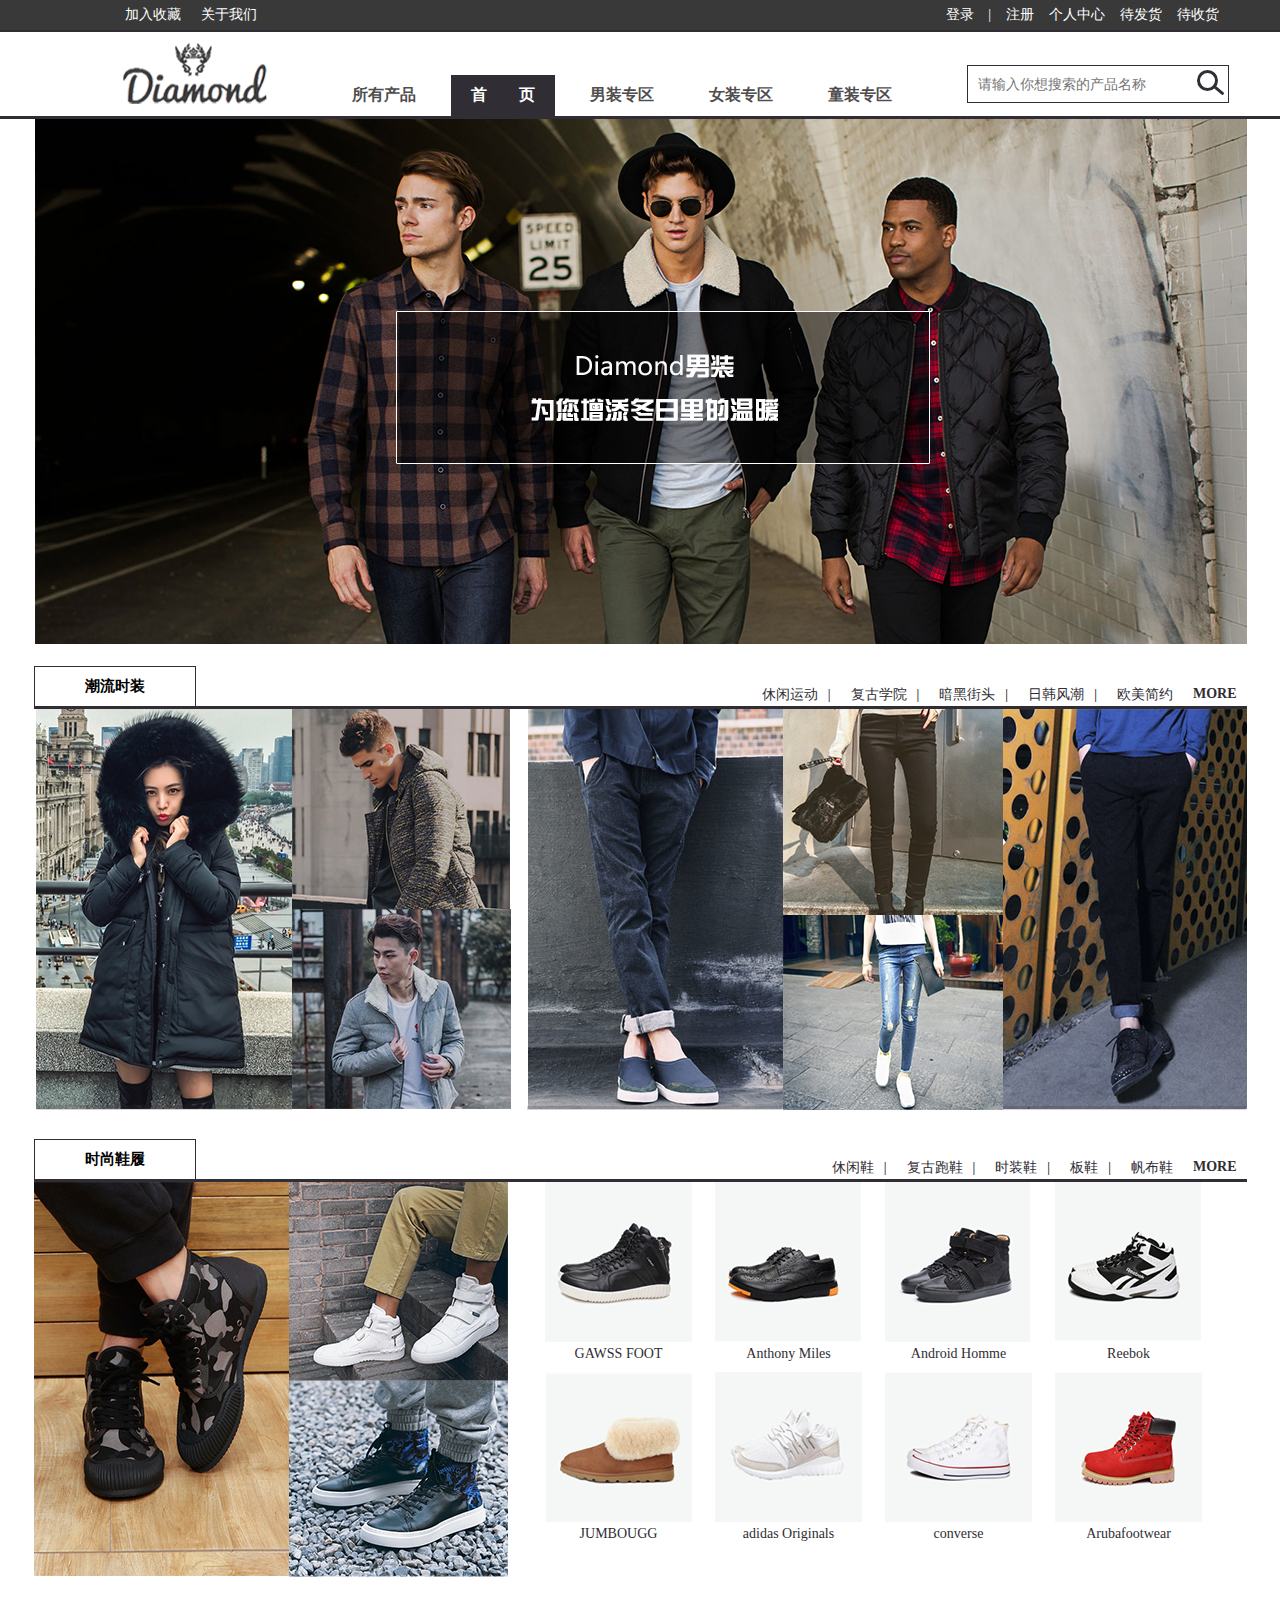
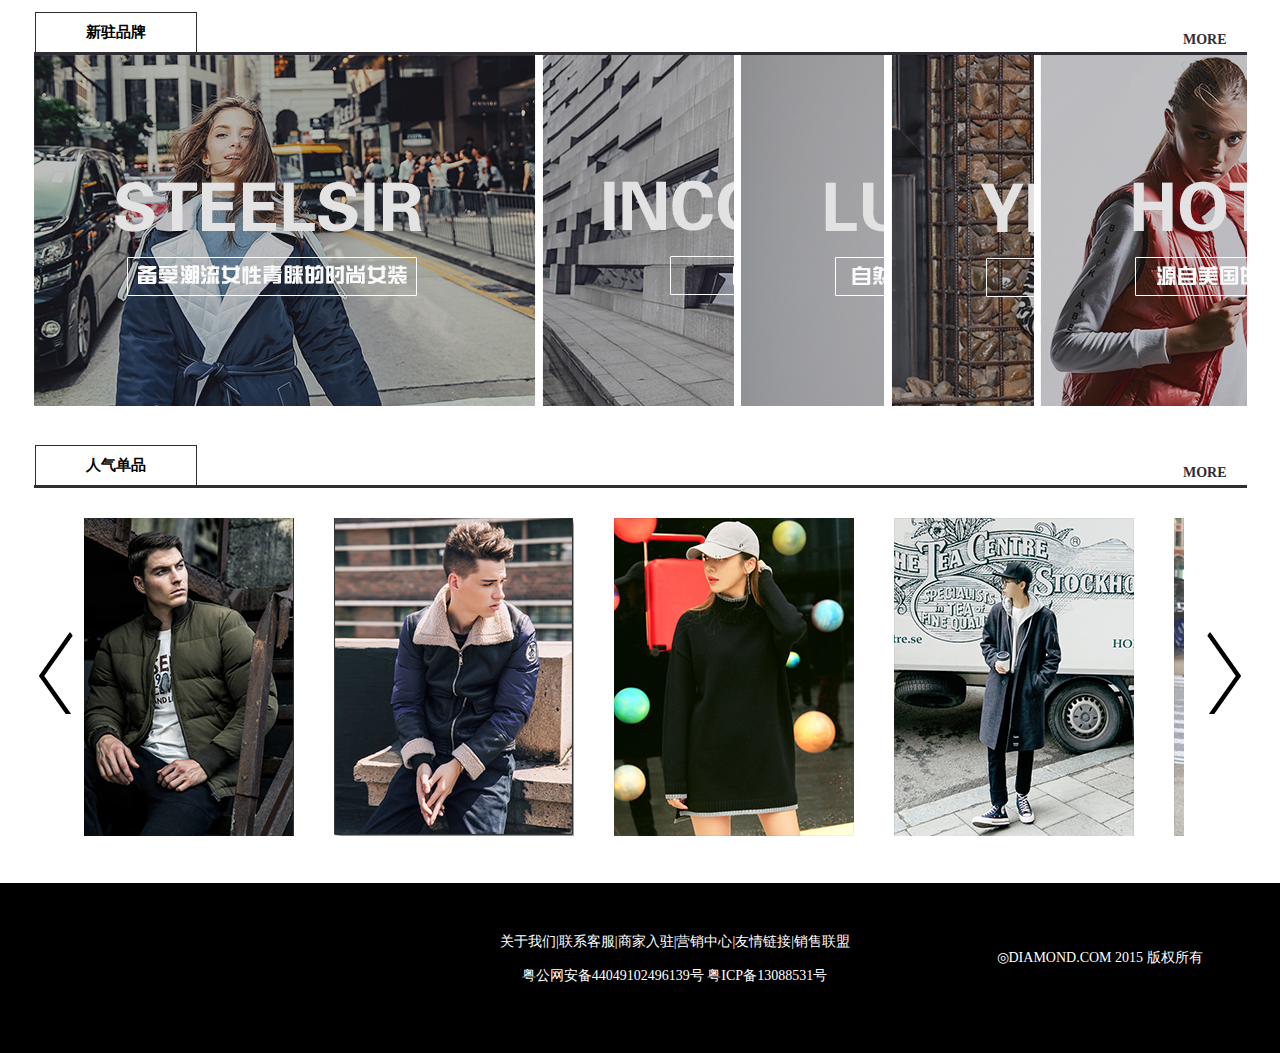
<file: index.html>
<!DOCTYPE html>
<html>
	<head>
		<meta charset="UTF-8">
		<title>Diamond时尚服装首页！！！</title>
		<link rel="stylesheet" href="CSS/Diamond.css" />
		<script type="text/javascript" src="JS/jquery.min.js"></script>
		<script type="text/javascript" src="JS/Diamond.js"></script>
	</head>
	<body>
<!--------------------------------------------------TOP---------------------------------------------------------->
<div class="btn_TOP"><a href="#" title="btn_TOP"></a></div>
<header>
<div class="top">
		<div class="T_left">
			<ul>
				<li><a href="#">加入收藏</a></li>
				<li><a href="#">关于我们</a></li>
			</ul>
		</div>
		<div class="T_right">
			<ul>
				<li><a href="User.html">登录</a><span>　|</span></li>
				<li><a href="Message.html">注册</a></li>
				<li><a href="#">个人中心</a></li>
				<li><a href="#">待发货</a></li>
				<li><a href="#">待收货</a></li>
			</ul>
		</div>
</div>
<!--------------------------------------------------NAV---------------------------------------------------------->	
<nav>
	<div class="wrap">
		<div class="logo"><a href="index.html"><img src="images/logo.png"></a> </div>
		<div class="nav">
			<ul>
				<li class="all" ><a href="#">所有产品</a>
				<div class="all0" style="display: none;"> 
    			<div class="sidebar">
					<h4><a href="#">针织衫</a></h4>
					<h4><a href="#">皮衣</a></h4>
					<h4><a href="#">毛衣</a></h4>
					<h4><a href="#">牛仔裤</a></h4>
					<h4><a href="#">小脚裤</a></h4>
					<h4><a href="#">运动鞋</a></h4>
					<h4><a href="#">棉鞋</a></h4>
				</div>
				<div class="contet">
					休闲运动 | 复古学院 | 暗黑街头 | 日韩风潮 | 欧美简约
				</div>
				<div class="contet">
					 暗黑街头 | 日韩风潮 | 欧美简约
				</div>
				<div class="contet">
					休闲运动 | 复古学院 | 暗黑街头 | 日韩风潮 | 欧美简约
				</div>
				<div class="contet">
					休闲运动 | 日韩风潮 | 欧美简约
				</div>
				<div class="contet">
					休闲运动 | 日韩风潮 | 欧美简约
				</div>
				<div class="contet">
					休闲 | 复古 | 运动鞋 | 板鞋 | 帆布鞋
				</div>
				<div class="contet">
					休闲 | 复古 | 时装鞋 | 板鞋 | 帆布鞋
				</div>
			</div>
				</li>
				<li style="background: #302d34;"><a href="index.html" style="color: #fff;">首　　页</a></li>
				<li><a href="List.html">男装专区</a></li>
				<li><a href="#">女装专区</a></li>
				<li><a href="#">童装专区</a></li>
			</ul>
		</div>
		<div class="search">
			<input type="text" placeholder="请输入你想搜索的产品名称" id="ProName"/>
			<p id="btn"></p>
			<div class="list">
					<ul>
						<li>毛衣</li>
						<li>牛仔裤</li>
						<li>帽子</li>
						<li>鞋履</li>
						<li>潮配</li>
					</ul>
				</div>
		</div>
	</div>
</nav>
</header>
<div class="clearfix"></div>
<!---------------line----------------->
<div class="line"></div>
<div class="wrop">
<!-------------------------------------------------BANNER------------------------------------------------------->	
<div class="banner">
	<ul>
		<li class="Li1"><img src="images/banner_01.png"></li>
		<li class="Li2">
			<img src="images/banner_02.png" style="cursor: default;">
			<img src="images/banner_02_1.png" class="Li2_1">
		</li>
		<li class="Li3">
			<img src="images/banner_03.png">
		</li>
	</ul>
	<span class="left"></span>
	<span class="right"></span>
</div>
<div class="clearfix"></div>
<!-------------------------------------------------正文------------------------------------------------------->	
<!-----------------潮流时装----------------->
<div class="clsz">
	<div class="clsz_nav">
		<h1>潮流时装</h1>
		<ul>
			<li><a href="#">休闲运动</a><span>|</span></li>
			<li><a href="#">复古学院</a><span>|</span></li>
			<li><a href="#">暗黑街头</a><span>|</span></li>
			<li><a href="#">日韩风潮</a><span>|</span></li>
			<li><a href="#">欧美简约</a></li>
			<li class="more"><a href="#">MORE</a></li>
		</ul>
	</div>
	<div class="pic1">
	<ul>
		<li><img src="images/styg_1.png"><span><img src="images/styg.png"></span></li>
		<li class="sp2"><img src="images/jeans_1.png"><span><img src="images/jeans.png"></span></li>
		<li class="sp3"><img src="images/pants_1.png"><span><img src="images/pants.png"></span></li>
	</ul>
	</div>
	<div class="pic2">
	<ul>
		<li><img src="images/style_2.png"></li>
		<li class="s3"><img src="images/style_3.png"></li>
	</ul>
	</div>
	<div class="pic3">
	<ul>
		<li><img src="images/style_4.png"></li>
		<li class="s5"><img src="images/style_5.png"></li>
	</ul>
	</div>
</div>
<!-----------------时尚鞋履----------------->
<div class="ssxl">
	<div class="ssxl_nav">
		<h1>时尚鞋履</h1>
		<ul>
			<li><a href="#">休闲鞋</a><span>|</span></li>
			<li><a href="#">复古跑鞋</a><span>|</span></li>
			<li><a href="#">时装鞋</a><span>|</span></li>
			<li><a href="#">板鞋</a><span>|</span></li>
			<li><a href="#">帆布鞋</a></li>
			<li class="more"><a href="#">MORE</a></li>
		</ul>
	</div>
	<div class="pic1">
	<ul>
		<li><img src="images/boots_1.png"><span><img src="images/boots.png"></span></li>
	</ul>
	</div>
	<div class="pic2">
	<ul>
		<li><img src="images/boot_2.png"></li>
		<li class="s4"><img src="images/boot_3.png"></li>
	</ul>
	</div>
	<div class="pic3">
		<ul>
			<li><img src="images/shoe_1.png"><a href="#">GAWSS FOOT</a></li>
			<li><img src="images/shoe_2.png"><a href="#">Anthony Miles</a></li>
			<li><img src="images/shoe_3.png"><a href="#">Android Homme</a></li>
			<li><img src="images/shoe_4.png"><a href="#">Reebok</a></li>
			<li><img src="images/shoe_5.png"><a href="#">JUMBOUGG</a></li>
			<li><img src="images/shoe_6.png"><a href="#">adidas Originals</a></li>
			<li><img src="images/shoe_7.png"><a href="#">converse</a></li>
			<li><img src="images/shoe_8.png"><a href="#">Arubafootwear</a></li>
		</ul>
	</div>
</div>
<!-----------------新驻品牌----------------->
<div class="xzpp">
	<div class="xzpp_nav">
		<h1>新驻品牌</h1>
		<ul>
			<li class="more"><a href="#">MORE</a></li>
		</ul>
	</div>
	<div class="ima">
		<h2 id="one"><img src="images/steelsir.png"></h2>
		<h2 id="two"><img src="images/incomplete.png"></h2>
		<h2 id="thr"><img src="images/lushfora.png"></h2>
		<h2 id="fro"><img src="images/yimosis.png"></h2>
		<h2 id="fiv"><img src="images/hotsuit.png"></h2>
	</div>	
</div>
<!-----------------人气单品----------------->
<div class="rqdp">
	<div class="rqdp_nav">
		<h1>人气单品</h1>
		<ul>
			<li class="more"><a href="#">MORE</a></li>
		</ul>
	</div>
	<div  id="box">
			<ul id="oul">
				<li><img src="images/peo_01.png"></li>
				<li><img src="images/peo_04.png"></li>
				<li><img src="images/peo_08.png"></li>
				<li><img src="images/peo_10.png"></li>
				<li><img src="images/peo_02.png"></li>
				<li><img src="images/peo_05.png"></li>
				<li><img src="images/peo_07.png"></li>
				<li><img src="images/peo_11.png"></li>
				<li><img src="images/peo_03.png"></li>
				<li><img src="images/peo_06.png"></li>
				<li><img src="images/peo_09.png"></li>
				<li><img src="images/peo_12.png"></li>
			</ul>
	</div>
		<div id="lbtn"></div>
		<div id="rbtn"></div>
</div>
</div>
<div class="clearfix"></div>
<footer>
	<div class="F_nav">
		<ul>
			<li><a href="#">关于我们</a><span>|</span></li>
			<li><a href="#">联系客服</a><span>|</span></li>
			<li><a href="#">商家入驻</a><span>|</span></li>
			<li><a href="#">营销中心</a><span>|</span></li>
			<li><a href="#">友情链接</a><span>|</span></li>
			<li><a href="#">销售联盟</a></li>
		</ul>
	</div>
	<br />
	<div class="F_txt">
	<p>◎DIAMOND.COM 2015 版权所有</p>
	<p>粤公网安备44049102496139号 粤ICP备13088531号 </p>
	</div>
</footer>
	</body>
</html>
</file>
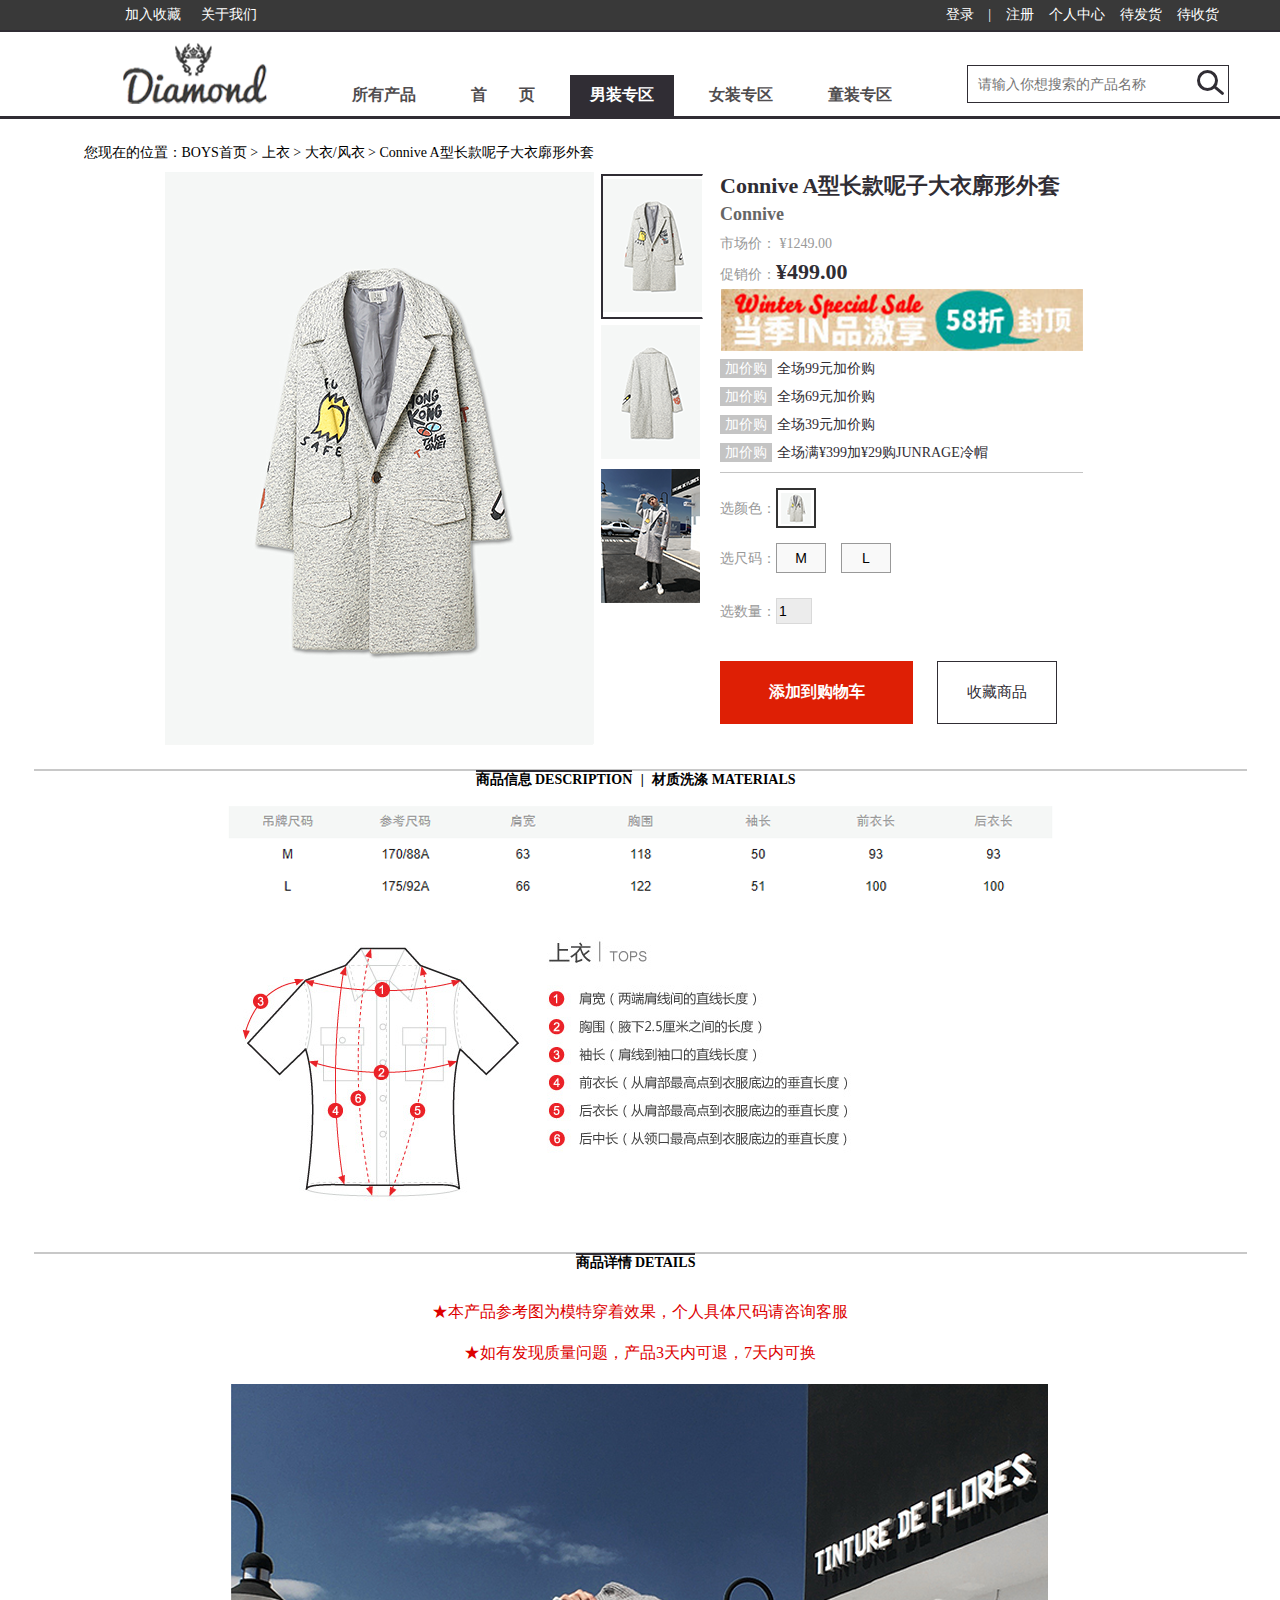
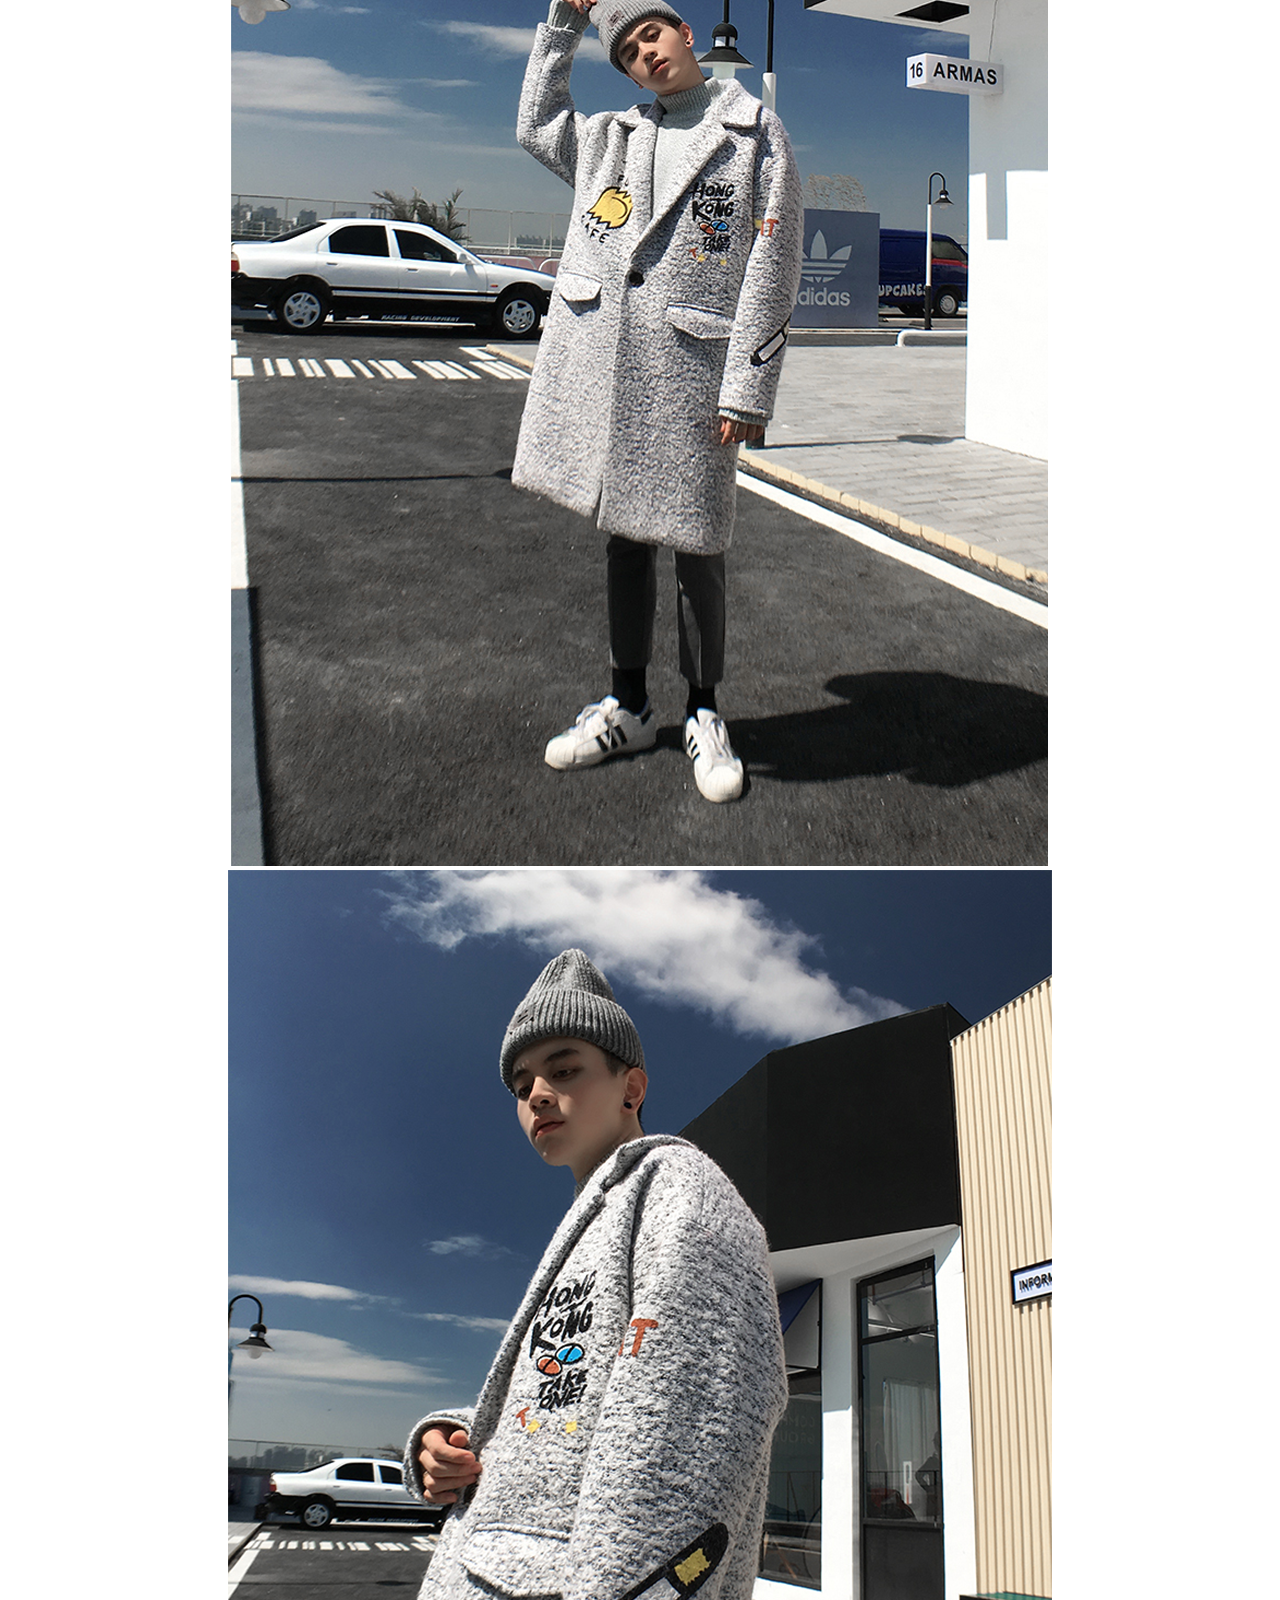
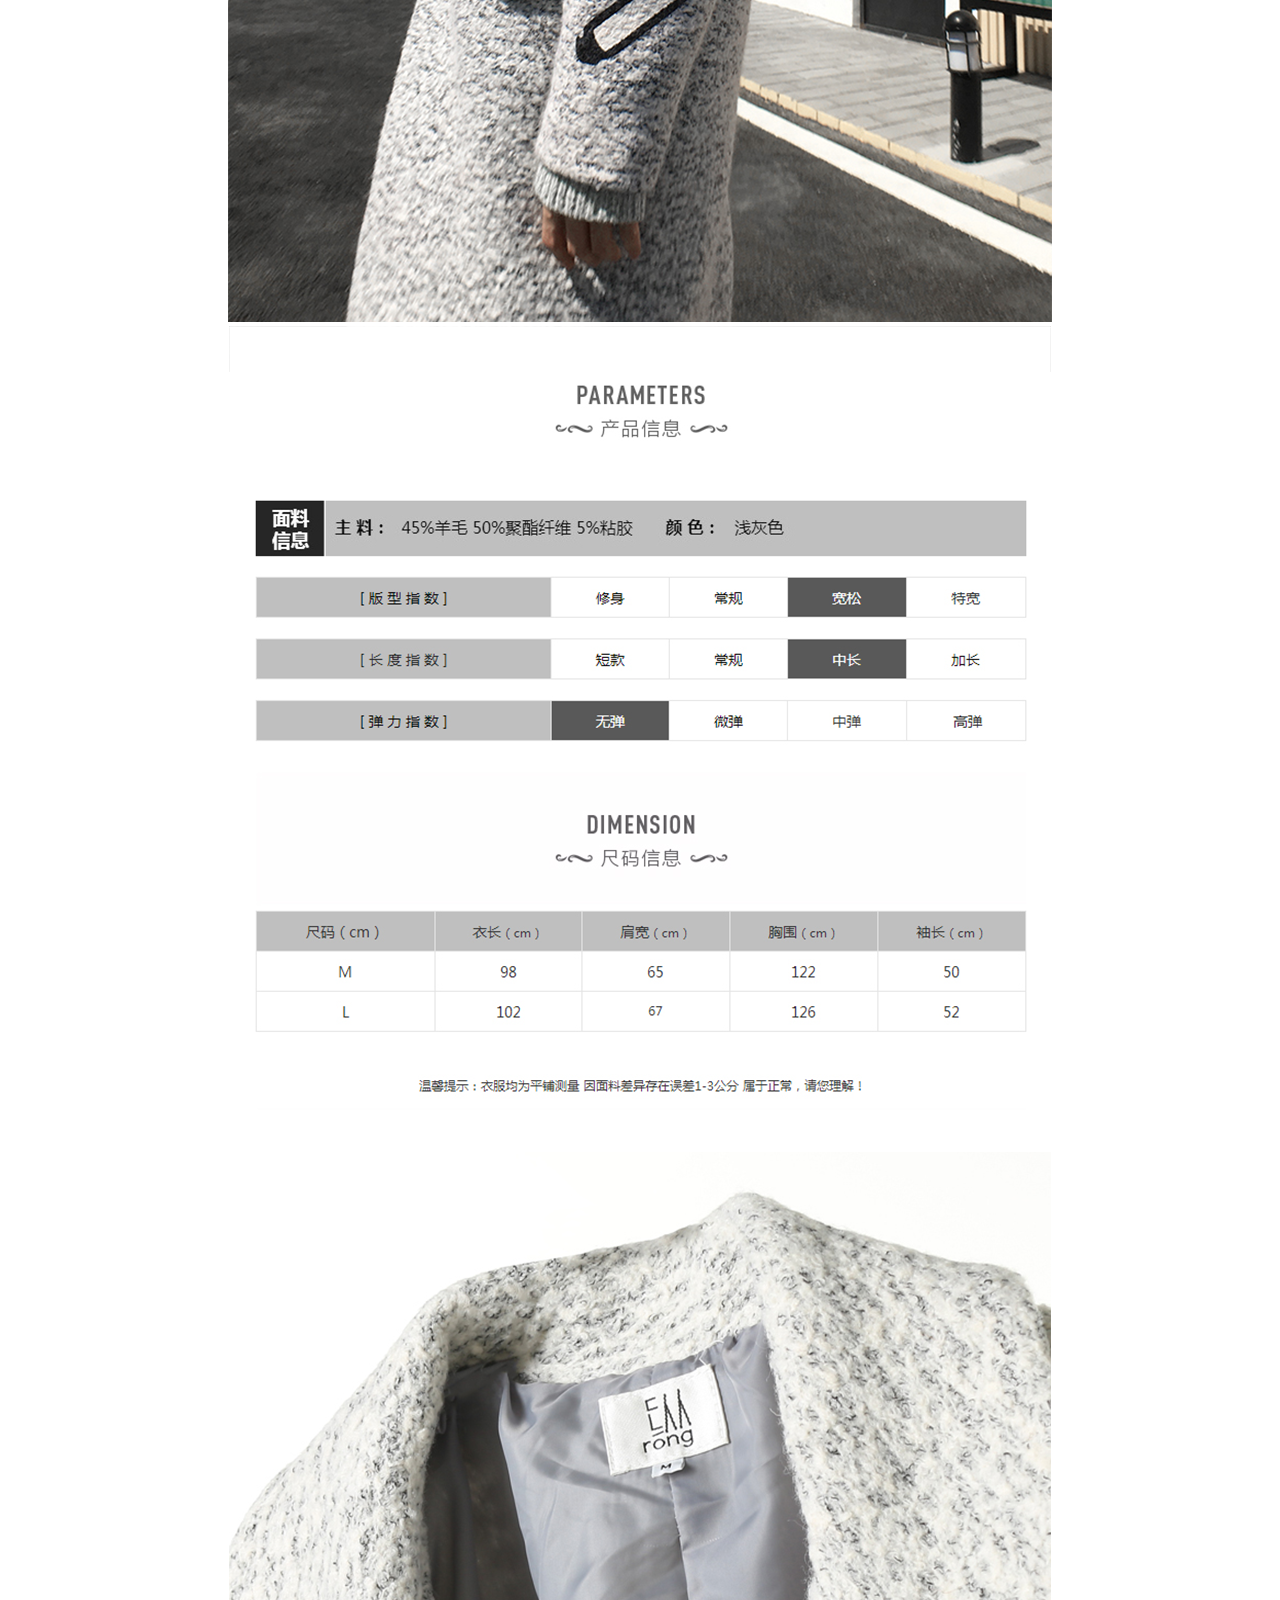
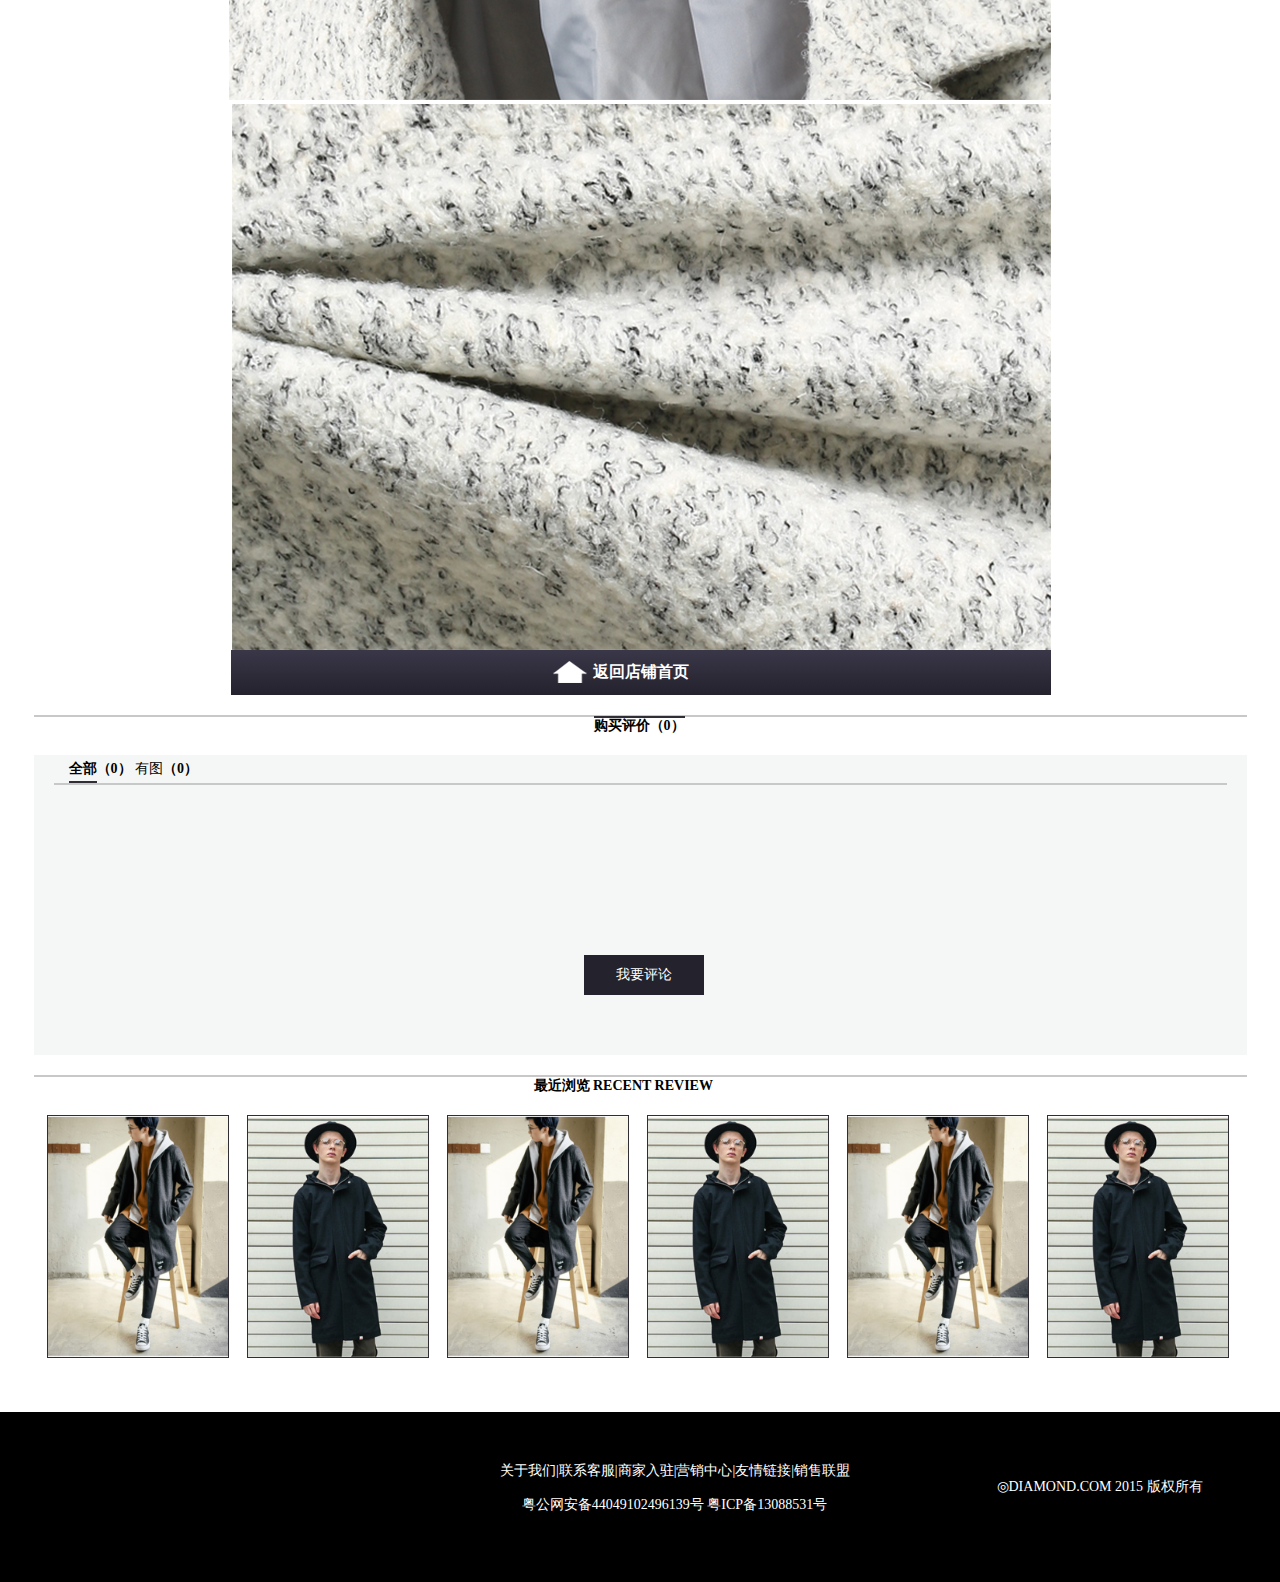
<file: Details.html>
<!DOCTYPE html>
<html>
	<head>
		<meta charset="UTF-8">
		<title>Diamond时尚男装专区！！！</title>
		<link rel="stylesheet" href="CSS/Diamond.css" />
		<script type="text/javascript" src="JS/jquery.min.js"></script>
		<script type="text/javascript" src="JS/Diamond.js"></script>
	</head>
	<body>
<!--------------------------------------------------TOP---------------------------------------------------------->
<div class="btn_TOP"><a href="#" title="btn_TOP"></a></div>
<header>
<div class="top">
		<div class="T_left">
			<ul>
				<li><a href="#">加入收藏</a></li>
				<li><a href="#">关于我们</a></li>
			</ul>
		</div>
		<div class="T_right">
			<ul>
				<li><a href="User.html">登录</a><span>　|</span></li>
				<li><a href="Message.html">注册</a></li>
				<li><a href="#">个人中心</a></li>
				<li><a href="#">待发货</a></li>
				<li><a href="#">待收货</a></li>
			</ul>
		</div>
</div>
<!--------------------------------------------------NAV---------------------------------------------------------->	
<nav>
	<div class="wrap">
		<div class="logo"><a href="index.html"><img src="images/logo.png"></a> </div>
		<div class="nav">
			<ul>
				<li class="all" ><a href="#">所有产品</a>
				<div class="all0" style="display: none;"> 
    			<div class="sidebar">
					<h4><a href="#">针织衫</a></h4>
					<h4><a href="#">皮衣</a></h4>
					<h4><a href="#">毛衣</a></h4>
					<h4><a href="#">牛仔裤</a></h4>
					<h4><a href="#">小脚裤</a></h4>
					<h4><a href="#">运动鞋</a></h4>
					<h4><a href="#">棉鞋</a></h4>
				</div>
				<div class="contet">
					休闲运动 | 复古学院 | 暗黑街头 | 日韩风潮 | 欧美简约
				</div>
				<div class="contet">
					 暗黑街头 | 日韩风潮 | 欧美简约
				</div>
				<div class="contet">
					休闲运动 | 复古学院 | 暗黑街头 | 日韩风潮 | 欧美简约
				</div>
				<div class="contet">
					休闲运动 | 日韩风潮 | 欧美简约
				</div>
				<div class="contet">
					休闲运动 | 日韩风潮 | 欧美简约
				</div>
				<div class="contet">
					休闲 | 复古 | 运动鞋 | 板鞋 | 帆布鞋
				</div>
				<div class="contet">
					休闲 | 复古 | 时装鞋 | 板鞋 | 帆布鞋
				</div>
			</div>
				</li>
				<li><a href="index.html">首　　页</a></li>
				<li style="background: #302d34;"><a href="List.html" style="color: #fff;">男装专区</a></li>
				<li><a href="#">女装专区</a></li>
				<li><a href="#">童装专区</a></li>
			</ul>
		</div>
		<div class="search">
			<input type="text" placeholder="请输入你想搜索的产品名称" id="ProName"/>
			<p id="btn"></p>
			<div class="list">
					<ul>
						<li>毛衣</li>
						<li>牛仔裤</li>
						<li>帽子</li>
						<li>鞋履</li>
						<li>潮配</li>
					</ul>
				</div>
		</div>
	</div>
</nav>
</header>
<div class="clearfix"></div>
<!---------------line----------------->
<div class="line"></div>
<div class="wrop">
<div class="L_wz"><p>您现在的位置：BOYS首页 > 上衣 > 大衣/风衣 > Connive A型长款呢子大衣廓形外套  </p></div>
<!-------------------------------------------------正文------------------------------------------------------->	
<!-------------------------------上方------------------------------->
<div class="D_tops">
	<div class="wrup">
		<div class="D_left">
			<div class="D_list">
				<img src="images/D_Lt1.png" />
			</div>
			<div class="D_list">
				<img src="images/D_Lt2.png" />
			</div>
			<div class="D_list">
				<img src="images/D_Lt3.png" />
			</div>
			<div class="D_text">
				<ul>
					<li><img src="images/D_St1.png"></li>
					<li><img src="images/D_St2.png"></li>
					<li><img src="images/D_St3.png"></li>
				</ul>
			</div>
		</div>
		<div class="D_right">
			<div class="D_Rtxt">
				<p>Connive A型长款呢子大衣廓形外套 </p>
				<a href="#">Connive</a><br />
				<span>市场价： ¥1249.00</span><br />
				<span>促销价：<p style="display: inline-block;">¥499.00</p></span>
			</div>
			
			<img src="images/D_tp.png" />
			
			<div class="D_Rlist">
				<ul>
					<li><span>加价购</span>全场99元加价购 </li>
					<li><span>加价购</span>全场69元加价购 </li>
					<li><span>加价购</span>全场39元加价购 </li>
					<li><span>加价购</span>全场满¥399加¥29购JUNRAGE冷帽</li>
				</ul>
			</div>
			<div class="D_btn">
				<ul>
					<li><span>选颜色：</span><input type="button" value="" class="D_col"></li>
					<li><span>选尺码：</span><input type="button" value="M"><input type="button" value="L"></li>
					<li><span>选数量：</span><input type="number" min="0" max="30" value="1" class="D_num"></li>
				</ul>
			</div>
			
			<input type="button" value="添加到购物车" class="D_add" />
			<input type="button" value="收藏商品" class="D_shop" />
			
		</div>
	</div>
</div>
<!-------------------------------下方------------------------------->
<div class="clearfix"></div>
<div class="D_last">
<div class="D_last1">
	<div class="wrap">
		<h1>
			<span style="border-top: 2px #302d34 solid;">商品信息 DESCRIPTION</span>
			<p style="display: inline-block;">|</p>
			<span>材质洗涤 MATERIALS</span>
		</h1>
		
		<div class="D_st">
			<img src="images/D_size.png" />
			<img src="images/D_tops.png" />
		</div>
	</div>
</div>
<div class="D_last2">
	<div class="wrap">
		<h1>
			<span style="border-top: 2px #302d34 solid;">商品详情 DETAILS </span>
		</h1>
		<div class="D_st">
			<p>★本产品参考图为模特穿着效果，个人具体尺码请咨询客服</p>
			<p>★如有发现质量问题，产品3天内可退，7天内可换</p>
			<img src="images/D_pic1.png" />
			<img src="images/D_pic2.png" />
			<img src="images/D_pic4.png" />
			<img src="images/D_pic5.png" />
			<img src="images/D_pic6.png" /><br />
			<input type="button" value="返回店铺首页" id="D_house" />
		</div>
	</div>
</div>
<div class="D_last2">
		<h1 id="D_2">
			<span style="border-top: 2px #302d34 solid;">购买评价（0） </span>
		</h1>
		<div class="D_st1">
			<div class="D_st2">
				<h2>
					<span style="border-bottom: 2px #302d34 solid;font-weight: bold;">全部</span>（0）
					<span>有图</span>（0）
				</h2>
			</div>
			<p></p>
			<input type="button" value="我要评论" id="D_pbtn" />
		</div>
</div>
<div class="D_last2" id="D_last3">
		<h1>
			<span>最近浏览 RECENT REVIEW</span>
		</h1>
			<ul>
				<li><img src="images/L_08.png"><span><b>¥199.00</b>COKEIN 爱动物仿麂皮毛边大口袋拼接衣</span></li>
				<li><img src="images/L_07.png"><span><b>¥499.00</b>Connive A型长款呢子大衣廓形外套</span></li>
				<li><img src="images/L_08.png"><span><b>¥199.00</b>COKEIN 爱动物仿麂皮毛边大口袋拼接风衣</span></li>
				<li><img src="images/L_07.png"><span><b>¥499.00</b>Connive A型长款呢子大衣廓形外套</span></li>
				<li><img src="images/L_08.png"><span><b>¥199.00</b>COKEIN 爱动物仿麂皮毛边大口袋拼接风衣</span></li>
				<li><img src="images/L_07.png"><span><b>¥499.00</b>Connive A型长款呢子大衣廓形外套</span></li>
			</ul>
</div>
</div>

</div>
<div class="clearfix"></div>
<div class="foot">
	<div class="LF_nav">
		<ul>
			<li><a href="#">关于我们</a><span>|</span></li>
			<li><a href="#">联系客服</a><span>|</span></li>
			<li><a href="#">商家入驻</a><span>|</span></li>
			<li><a href="#">营销中心</a><span>|</span></li>
			<li><a href="#">友情链接</a><span>|</span></li>
			<li><a href="#">销售联盟</a></li>
		</ul>
	</div>
	<br />
	<div class="LF_txt">
	<p>◎DIAMOND.COM 2015 版权所有</p>
	<p>粤公网安备44049102496139号 粤ICP备13088531号 </p>
	</div>
</div>
	</body>
</html>
</file>
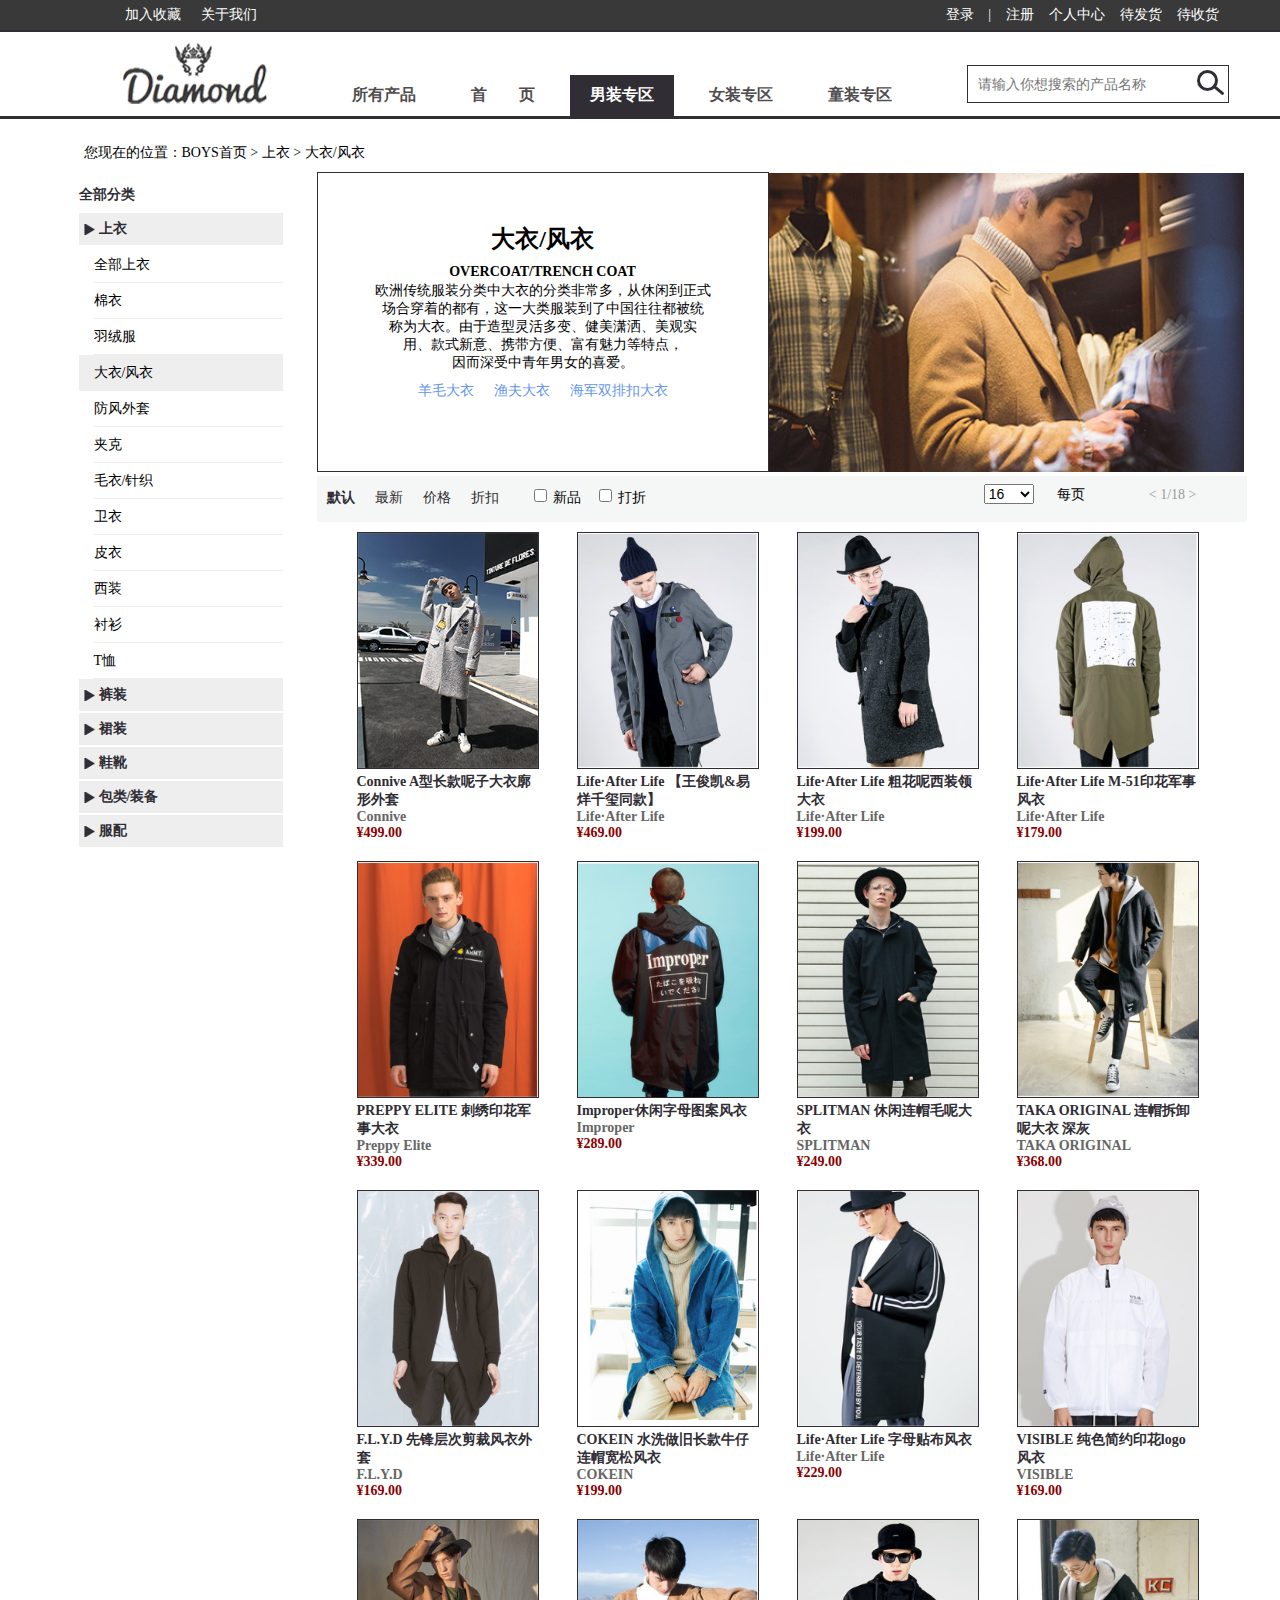
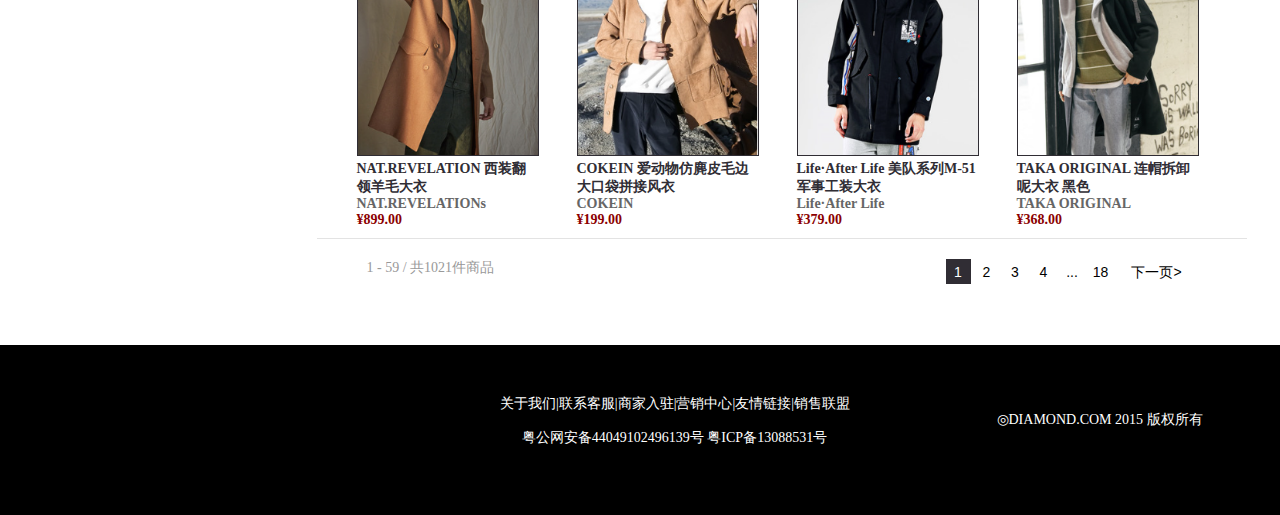
<file: List.html>
<!DOCTYPE html>
<html>
	<head>
		<meta charset="UTF-8">
		<title>Diamond时尚男装专区！！！</title>
		<link rel="stylesheet" href="CSS/Diamond.css" />
		<script type="text/javascript" src="JS/jquery.min.js"></script>
		<script type="text/javascript" src="JS/Diamond.js"></script>
	</head>
	<body>
<!--------------------------------------------------TOP---------------------------------------------------------->
<div class="btn_TOP"><a href="#" title="btn_TOP"></a></div>
<header>
<div class="top">
		<div class="T_left">
			<ul>
				<li><a href="#">加入收藏</a></li>
				<li><a href="#">关于我们</a></li>
			</ul>
		</div>
		<div class="T_right">
			<ul>
				<li><a href="User.html">登录</a><span>　|</span></li>
				<li><a href="Message.html">注册</a></li>
				<li><a href="#">个人中心</a></li>
				<li><a href="#">待发货</a></li>
				<li><a href="#">待收货</a></li>
			</ul>
		</div>
</div>
<!--------------------------------------------------NAV---------------------------------------------------------->	
<nav>
	<div class="wrap">
		<div class="logo"><a href="index.html"><img src="images/logo.png"></a> </div>
		<div class="nav">
			<ul>
				<li class="all" ><a href="#">所有产品</a>
				<div class="all0" style="display: none;"> 
    			<div class="sidebar">
					<h4><a href="#">针织衫</a></h4>
					<h4><a href="#">皮衣</a></h4>
					<h4><a href="#">毛衣</a></h4>
					<h4><a href="#">牛仔裤</a></h4>
					<h4><a href="#">小脚裤</a></h4>
					<h4><a href="#">运动鞋</a></h4>
					<h4><a href="#">棉鞋</a></h4>
				</div>
				<div class="contet">
					休闲运动 | 复古学院 | 暗黑街头 | 日韩风潮 | 欧美简约
				</div>
				<div class="contet">
					 暗黑街头 | 日韩风潮 | 欧美简约
				</div>
				<div class="contet">
					休闲运动 | 复古学院 | 暗黑街头 | 日韩风潮 | 欧美简约
				</div>
				<div class="contet">
					休闲运动 | 日韩风潮 | 欧美简约
				</div>
				<div class="contet">
					休闲运动 | 日韩风潮 | 欧美简约
				</div>
				<div class="contet">
					休闲 | 复古 | 运动鞋 | 板鞋 | 帆布鞋
				</div>
				<div class="contet">
					休闲 | 复古 | 时装鞋 | 板鞋 | 帆布鞋
				</div>
			</div>
				</li>
				<li><a href="index.html">首　　页</a></li>
				<li style="background: #302d34;"><a href="List.html" style="color: #fff;">男装专区</a></li>
				<li><a href="#">女装专区</a></li>
				<li><a href="#">童装专区</a></li>
			</ul>
		</div>
		<div class="search">
			<input type="text" placeholder="请输入你想搜索的产品名称" id="ProName"/>
			<p id="btn"></p>
			<div class="list">
					<ul>
						<li>毛衣</li>
						<li>牛仔裤</li>
						<li>帽子</li>
						<li>鞋履</li>
						<li>潮配</li>
					</ul>
				</div>
		</div>
	</div>
</nav>
</header>
<div class="clearfix"></div>
<!---------------line----------------->
<div class="line"></div>
<div class="wrop">
<div class="L_wz"><p>您现在的位置：BOYS首页 > 上衣 > 大衣/风衣 </p></div>
<!-------------------------------------------------正文------------------------------------------------------->	
<!------------左侧----------->
<div class="L_left">
	<h1>全部分类</h1>
	<div id="L_fl">
			<h2>上衣 </h2>
			<ul style="display: block;">
				<li>全部上衣 </li>
				<li>棉衣</li>
				<li>羽绒服 </li>
				<li style="background: #eeeeee;padding-left: 15px;margin-left: -15px;">大衣/风衣 </li>
				<li>防风外套 </li>
				<li>夹克</li>
				<li>毛衣/针织 </li>
				<li>卫衣</li>
				<li>皮衣</li>
				<li>西装</li>
				<li>衬衫 </li>
				<li>T恤</li>
			</ul>
			<h2>裤装</h2>
			<ul>
				<li>全部裤装</li>
				<li>牛仔裤</li>
				<li>小脚裤 </li>
				<li>破洞牛仔裤</li>
				<li>休闲裤</li>
				<li>运动裤</li>
			</ul>
			<h2>裙装</h2>
			<ul>
				<li>全部裙装</li>
				<li>超短裤</li>
				<li>裙裤 </li>
				<li>半裙</li>
				<li>长裙</li>
			</ul>
			<h2>鞋靴</h2>
			<ul>
				<li>全部鞋子</li>
				<li>马丁靴</li>
				<li>运动鞋 </li>
				<li>板鞋</li>
				<li>帆布鞋</li>
				<li>高跟鞋</li>
			</ul>
			<h2>包类/装备</h2>
			<ul>
				<li>全部包包</li>
				<li>钱包</li>
				<li>挎包 </li>
				<li>背包</li>
				<li>零钱包</li>
			</ul>
			<h2>服配</h2>
			<ul>
				<li>全部服配</li>
				<li>耳环</li>
				<li>项链 </li>
				<li>手表</li>
				<li>戒指</li>
			</ul>
		</div>
</div>

<!------------右侧----------->
<div class="L_right">
	<div class="L_top">
		<div class="L_txt">
			<h1>大衣/风衣<br><span>OVERCOAT/TRENCH COAT</span></h1>
			<p>欧洲传统服装分类中大衣的分类非常多，从休闲到正式</p>
			<p>场合穿着的都有，这一大类服装到了中国往往都被统</p>
			<p>称为大衣。由于造型灵活多变、健美潇洒、美观实</p>
			<p>用、款式新意、携带方便、富有魅力等特点，</p>
			<p>因而深受中青年男女的喜爱。</p>
			<ul>
				<li><a href="#">羊毛大衣</a></li>
				<li><a href="#">渔夫大衣</a></li>
				<li><a href="#">海军双排扣大衣</a></li>
			</ul>
		</div>
		<img src="images/L_pic.png" >
	</div>
<!------筛选------>
	<div class="L_chose">
		<div class="L_sx">
			<ul>
				<li style="font-weight: bold;"><a href="#">默认</a></li>
				<li><a href="#">最新</a></li>
				<li><a href="#">价格</a></li>
				<li><a href="#">折扣</a></li>
			</ul>
		</div>
		<div class="L_cb">
			<input type="checkbox" name="" value="" class="L_one"/><label>新品</label>
			<input type="checkbox" name="" value="" class="L_two"/><label>打折</label>
		</div>
		<div class="L_page">
			 <select>
  				<option selected>16</option>
 				<option>32</option>
  				<option>48</option>
 			</select>
			<label>每页</label>
			<span>< 1/18 ></span>
		</div>
	</div>
<!-----右侧图片------>
<div class="clearfix"></div>
	<div class="L_pic">
		<ul>
			<li><a href="Details.html"><img src="images/L_01.png"><b>Connive A型长款呢子大衣廓形外套</a><p>Connive</p><span>¥499.00</span></b></li>
			<li><a href="#"><img src="images/L_02.png"><b>Life·After Life 【王俊凯&易烊千玺同款】</a><p>Life·After Life</p><span>¥469.00</span></b></li>
			<li><a href="#"><img src="images/L_03.png"><b>Life·After Life 粗花呢西装领大衣 </a><p>Life·After Life</p><span>¥199.00</span></b></li>
			<li><a href="#"><img src="images/L_04.png"><b>Life·After Life M-51印花军事风衣</a><p>Life·After Life</p><span>¥179.00</span></b></li>
			<li><a href="#"><img src="images/L_05.png"><b>PREPPY ELITE 刺绣印花军事大衣</a><p>Preppy Elite</p><span>¥339.00</span></b></li>
			<li><a href="#"><img src="images/L_06.png"><b>Improper休闲字母图案风衣
</a><p>Improper</p><span>¥289.00</span></b></li>
			<li><a href="#"><img src="images/L_07.png"><b>SPLITMAN 休闲连帽毛呢大衣</a><p>SPLITMAN</p><span>¥249.00</span></b></li>
			<li><a href="#"><img src="images/L_08.png"><b>TAKA ORIGINAL 连帽拆卸呢大衣 深灰</a><p>TAKA ORIGINAL</p><span>¥368.00</span></b></li>
			<li><a href="#"><img src="images/L_09.png"><b>F.L.Y.D 先锋层次剪裁风衣外套</a><p>F.L.Y.D</p><span>¥169.00</span></b></li>
			<li><a href="#"><img src="images/L_10.png"><b>COKEIN 水洗做旧长款牛仔连帽宽松风衣</a><p>COKEIN</p><span>¥199.00</span></b></li>
			<li><a href="#"><img src="images/L_11.png"><b>Life·After Life 字母贴布风衣</a><p>Life·After Life</p><span>¥229.00</span></b></li>
			<li><a href="#"><img src="images/L_12.png"><b>VISIBLE 纯色简约印花logo风衣</a><p>VISIBLE</p><span>¥169.00</span></b></li>
			<li><a href="#"><img src="images/L_13.png"><b>NAT.REVELATION 西装翻领羊毛大衣</a><p>NAT.REVELATIONs</p><span>¥899.00</span></b></li>
			<li><a href="#"><img src="images/L_14.png"><b>COKEIN 爱动物仿麂皮毛边大口袋拼接风衣</a><p>COKEIN</p><span>¥199.00</span></b></li>
			<li><a href="#"><img src="images/L_15.png"><b>Life·After Life 美队系列M-51军事工装大衣</a><p>Life·After Life</p><span>¥379.00</span></b></li>
			<li><a href="#"><img src="images/L_16.png"><b>TAKA ORIGINAL 连帽拆卸呢大衣 黑色</a><p>TAKA ORIGINAL</p><span>¥368.00</span></b></li>
			
		</ul>
	</div>
</div>
<div class="clearfix"></div>
<div class="L_text">
	<p>1 - 59 / 共1021件商品  </p>
	<div class="L_btn">
		<input type="button" name="" value="1" style="background: #302d34;color: #fff;">
		<input type="button" name="" value="2" >
		<input type="button" name="" value="3" >
		<input type="button" name="" value="4" >
		<input type="button" name="" value="..." >
		<input type="button" name="" value="18" >
		<input type="button" name="" value="下一页>" class="L_last">
	</div>
</div>

</div>
<div class="clearfix"></div>
<div class="foot">
	<div class="LF_nav">
		<ul>
			<li><a href="#">关于我们</a><span>|</span></li>
			<li><a href="#">联系客服</a><span>|</span></li>
			<li><a href="#">商家入驻</a><span>|</span></li>
			<li><a href="#">营销中心</a><span>|</span></li>
			<li><a href="#">友情链接</a><span>|</span></li>
			<li><a href="#">销售联盟</a></li>
		</ul>
	</div>
	<br />
	<div class="LF_txt">
	<p>◎DIAMOND.COM 2015 版权所有</p>
	<p>粤公网安备44049102496139号 粤ICP备13088531号 </p>
	</div>
</div>
	</body>
</html>
</file>
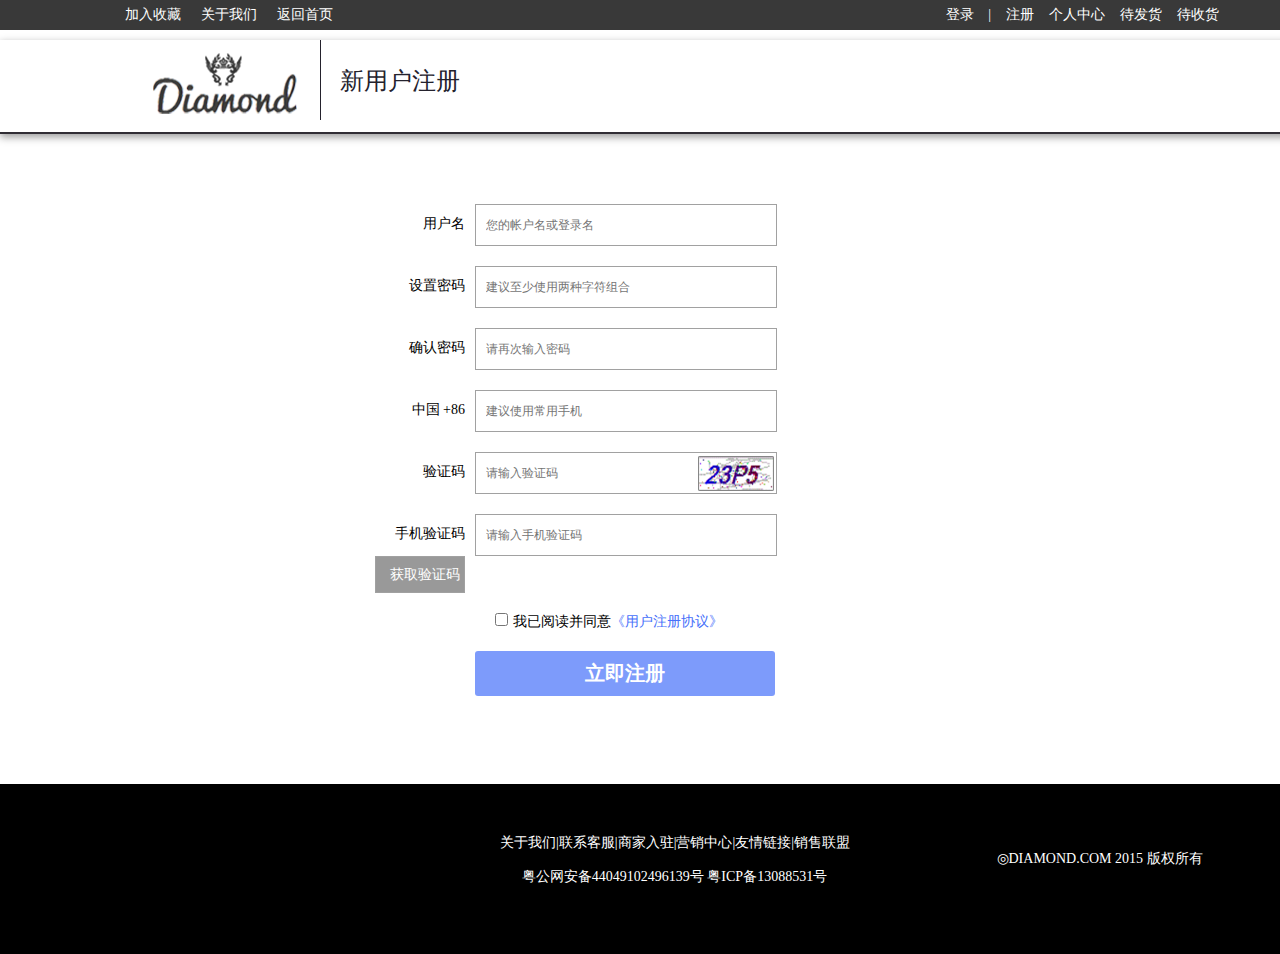
<file: Message.html>
<!DOCTYPE html>
<html>
	<head>
		<meta charset="UTF-8">
		<title>Diamond时尚注册页面！！！</title>
		<link rel="stylesheet" href="CSS/Diamond.css" />
		<script type="text/javascript" src="JS/jquery.min.js"></script>
		<script type="text/javascript" src="JS/Diamond.js"></script>
	</head>
	<body>
<!--------------------------------------------------TOP---------------------------------------------------------->
<header>
<div class="top">
		<div class="T_left">
			<ul>
				<li><a href="#">加入收藏</a></li>
				<li><a href="#">关于我们</a></li>
				<li><a href="index.html">返回首页</a></li>
			</ul>
		</div>
		<div class="T_right">
			<ul>
				<li><a href="User.html">登录</a><span>　|</span></li>
				<li><a href="Message.html">注册</a></li>
				<li><a href="#">个人中心</a></li>
				<li><a href="#">待发货</a></li>
				<li><a href="#">待收货</a></li>
			</ul>
		</div>
</div>
<div class="M_logo">
	<span></span>
	<p style="display: inline-block;">新用户注册</p>
</div>
</header>
<!--------------------------------------------------NAV---------------------------------------------------------->	
<div class="clearfix"></div>
<div class="M_btn">
	<div class="info">
    		<div class="user">
    			<div class="mc">用户名</div>
    			<div class="wbk"><input type="text" name="" value="" placeholder="您的帐户名或登录名"></div>
    		</div>
    		<div class="user">
    			<div class="mc">设置密码</div>
    			<div class="wbk"><input type="password" name="" value="" placeholder="建议至少使用两种字符组合"></div>
    		</div>
    		<div class="user">
    			<div class="mc">确认密码</div>
    			<div class="wbk"><input type="password" name="" value="" placeholder="请再次输入密码"></div>
    		</div>
            <div class="user">
    			<div class="mc">中国 +86</div>
    			<div class="wbk"><input type="text" name="" value="" placeholder="建议使用常用手机"></div>
    		</div>
            <div class="user">
    			<div class="mc">验证码</div>
    			<div class="wbk">
                	<input class="yan" type="text" name="" value="" placeholder="请输入验证码">
                </div>
    		</div>
            <div class="user">
    			<div class="mc">手机验证码</div>
    			<div class="wbk">
                	<input type="text" name="" value="" placeholder="请输入手机验证码">
                	<input class="huo" type="button" name="" value="获取验证码" style="cursor: pointer;" />
                </div>
    		</div>
            <div class="arg">
            <input type="checkbox" name="" value="" /><label>我已阅读并同意<a href="#">《用户注册协议》</a></label>
            </div>
            <div class="btn">
            <input type="submit" name="" value="立即注册" style="cursor: pointer;"/>
            </div>
		</div>
</div>
<div class="clearfix"></div>
<div class="foot">
	<div class="LF_nav">
		<ul>
			<li><a href="#">关于我们</a><span>|</span></li>
			<li><a href="#">联系客服</a><span>|</span></li>
			<li><a href="#">商家入驻</a><span>|</span></li>
			<li><a href="#">营销中心</a><span>|</span></li>
			<li><a href="#">友情链接</a><span>|</span></li>
			<li><a href="#">销售联盟</a></li>
		</ul>
	</div>
	<br />
	<div class="LF_txt">
	<p>◎DIAMOND.COM 2015 版权所有</p>
	<p>粤公网安备44049102496139号 粤ICP备13088531号 </p>
	</div>
</div>
	</body>
</html>
</file>
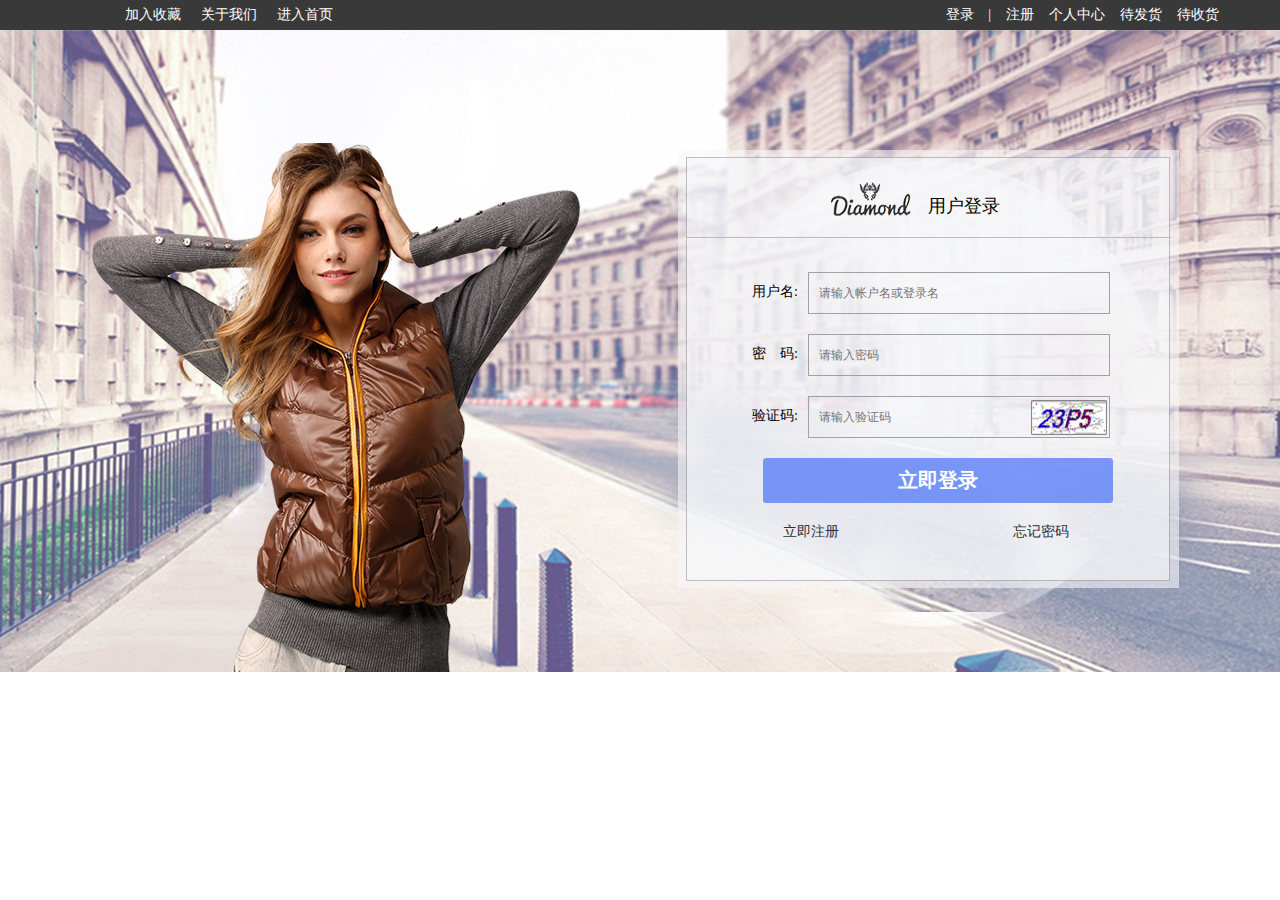
<file: User.html>
<!DOCTYPE html>
<html>
	<head>
		<meta charset="UTF-8">
		<title>Diamond时尚登录页面！！！</title>
		<link rel="stylesheet" href="CSS/Diamond.css" />
		<script type="text/javascript" src="JS/jquery.min.js"></script>
		<script type="text/javascript" src="JS/Diamond.js"></script>
	</head>
	<body>
<!--------------------------------------------------TOP---------------------------------------------------------->
<header>
<div class="top">
		<div class="T_left">
			<ul>
				<li><a href="#">加入收藏</a></li>
				<li><a href="#">关于我们</a></li>
				<li><a href="index.html">进入首页</a></li>
			</ul>
		</div>
		<div class="T_right">
			<ul>
				<li><a href="User.html">登录</a><span>　|</span></li>
				<li><a href="Message.html">注册</a></li>
				<li><a href="#">个人中心</a></li>
				<li><a href="#">待发货</a></li>
				<li><a href="#">待收货</a></li>
			</ul>
		</div>
</div>
</header>
<!--------------------------------------------------NAV---------------------------------------------------------->	
<div class="clearfix"></div>
<div class="U_btn">
	<div class="U_bg">
		<div class="U_txt">
			<h1>用户登录</h1>
			<div class="U_info">
				
    		<div class="U_user">
    			<div class="U_mc">用户名:</div>
    			<div class="U_wbk"><input type="text" name="" value="" placeholder="请输入帐户名或登录名"></div>
    		</div>
    		
    		<div class="U_user">
    			<div class="U_mc">密　码:</div>
    			<div class="U_wbk"><input type="password" name="" value="" placeholder="请输入密码"></div>
    		</div>
    		
            <div class="U_user">
    			<div class="U_mc">验证码:</div>
    			<div class="U_wbk">
                	<input class="U_yan" type="text" name="" value="" placeholder="请输入验证码">
                </div>
    		</div>
    		
            <div class="U_dbtn">
            <input type="submit" name="" value="立即登录" style="cursor: pointer;"/>
            </div>
            <div class="clearfix"></div>
            <a href="Message.html">立即注册</a>
            <a href="#">忘记密码</a>
		</div>
		
		</div>
	</div>
</div>

<!--<div class="clearfix"></div>
	
<div class="U_foot">
	<div class="LF_nav">
		<ul>
			<li><a href="#">关于我们</a><span>|</span></li>
			<li><a href="#">联系客服</a><span>|</span></li>
			<li><a href="#">商家入驻</a><span>|</span></li>
			<li><a href="#">营销中心</a><span>|</span></li>
			<li><a href="#">友情链接</a><span>|</span></li>
			<li><a href="#">销售联盟</a></li>
		</ul>
	</div>
	<br />
	<div class="LF_txt">
	<p>◎DIAMOND.COM 2015 版权所有</p>
	<p>粤公网安备44049102496139号 粤ICP备13088531号 </p>
	</div>
</div>-->
	</body>
</html>
</file>
<file: CSS/Diamond.css>
/*------------------------------------------------公共部分---------------------------------------------------*/
*{margin:0; padding:0; font-size:14px; list-style:none;}
a{text-decoration:none;color: #302d34;}
img{cursor: pointer;}
.clearfix{clear:both;}
.wrap{width:1129px; margin:0 auto;}
.wrop{width:1213px; margin:0 auto;}
.wrup{width: 950px; margin:0 auto;}
/*--------------------------------------------------TOP-----------------------------------------------------*/
.btn_TOP{position:fixed;bottom:30px; right:5px; width:60px; height:60px;z-index: 100; display:none;}
.btn_TOP a{ width:60px; height:60px; display:inline-block; background: url(../images/btn_TOP.png) no-repeat; outline:none;}
.btn_TOP a:hover{width:150px; height:195px; background: url(../images/btn_TOP1.png) no-repeat; outline:none;}
/*header{height: 116px;}*/
.top{position: relative;height: 30px;background: rgba(57,57,57,1);min-width: 1349px;}
.top .T_left,.top .T_right{position: absolute;}
.top .T_left{left: 115px;}
.top .T_right{right: 115px;}
.top .T_left li{float: left;line-height: 30px;margin: 0 10px;}
.top .T_right li{float: left;line-height: 30px;margin-right: 15px;}
.top .T_right li span{color: #fff;}
.top a{color: #fff;}
.top a:hover{text-decoration: underline;}
/*--------------------------------------------------NAV-----------------------------------------------------*/
nav{position: relative;z-index: 100;background: rgba(255,255,255,0.9);width: 1349px;border-bottom: 2px #302d34 solid;}
nav .logo,nav .nav,nav .search{float: left;}
nav .nav{margin-left: 50px;margin-top: 45px;}
nav .nav li{float: left;margin-right: 15px;padding: 10px 20px;}
nav .nav li:hover{background: rgb(48,45,52);transition: all 0.5s linear;}
nav .nav li:hover a{color: #fff;}
nav .nav li a{font-family: "微软雅黑";font-size: 16px;font-weight: bold;color: #504d4f;}
/*----------下拉菜单----------*/
nav .nav .all{position: relative;}
nav .nav .sidebar{width: 104px;background: rgba(48,45,52,0.9);position: absolute;top: 40px;left: 0px;text-align: left;}
nav .nav .sidebar a{font-size: 14px;font-weight: normal}
nav .nav .contet{background: rgba(61,57,68,0.8);width:700px;height: 289px;font-size: 16px;color: #fff;position: absolute;top: 43px;left: 103px;text-align: center;cursor: pointer;display: none;}
nav .nav .sidebar h4 a{color: #fff;text-decoration: none;line-height:3em;margin-left: 25px;}
nav .nav .cur{background: rgba(61,57,68,0.9);height: 40px;text-decoration: underline;}
/*------------搜索--------------*/
nav .search{position: relative;}
nav .search .list{background: #fff;border: 1px #666 solid;width: 260px;position: absolute;top: 70px;left: 40px;display: none;}
nav .search .list li{line-height: 2em;padding-left: 20px;color: #666;font-size: 14px;}
nav .search .list li:hover{background: #ccc;}
nav .search p{width: 15px;height: 15px;border: 3px #302d34 solid;border-radius: 50%;position: absolute;top: 40px;left: 270px;cursor: pointer;}
nav .search p::after{content:" ";width: 12px;height: 3px;background: #302d34;position: absolute;left: 13px;top: 16px;transform: rotate(40deg);border-radius: 3px;}
#ProName{width: 260px;line-height: 36px;height: 36px;font-size: 14px;color: #666;text-indent: 10px;border: 1px #302d34 solid;position: absolute;top: 35px;left: 40px;}
#txt{width: 250px;height: 35px;position: absolute;right: 0;top:10px;}
/*----------LINE-----------*/
.line{min-width: 1349px;height: 3px;background: rgb(48,45,52);}
/*------------------------------------------------BANNER---------------------------------------------------*/
.banner{width:1213px;height:527px;overflow: hidden;position: relative;}
.banner li{float: left;width: 1214px;height: 525px;}
 @keyframes run{     
            from{     
                opacity: 0;
                transform: rotate(30deg);
            }     
            to{     
             	opacity: 1; 
             	transform: rotate(0deg);  
            }     
        }     
.banner .Li1{background: url(../images/banner1.png) no-repeat;}
.banner .Li1 img{margin: 190px 0 0 360px;animation:run 1s linear 0s;}
.banner .Li1 img:hover{background: url(../images/banner_01_1.png) no-repeat;}
.banner .Li2{background: url(../images/banner2.png) no-repeat;}
.banner .Li2 img{margin: 199px 0 0 840px;}
.banner .Li2 .Li2_1{margin-top: 10px;margin-left: 910px;}
.banner .Li2 .Li2_1:hover{background: url(../images/banner_02_2.png) no-repeat;}
.banner .Li3{background: url(../images/banner3.png) no-repeat;}
.banner .Li3 img{margin: 170px 0 0 100px;}
.banner ul{width: 9999px;position: absolute;}
.banner .left,.right{width:47px;height:89px;position: absolute;}
.banner .left{background: url(../images/L_BTN.png);left: -45px;top: 42%;}
.banner .right{background: url(../images/R_BTN.png);right: -45px;top: 42%;}

/*------------------------------------------------INDEX---------------------------------------------------*/
/*--------------------------潮流时装--------------------------*/
.clsz,.ssxl{top: 20px;position: relative;}
.clsz .clsz_nav,.ssxl .ssxl_nav{border-bottom: 3px #302d34 solid;height: 40px;}
.clsz .clsz_nav h1,.ssxl .ssxl_nav h1{float: left;padding: 10px 50px;border: 1px #302d34 solid;font-family: "微软雅黑";font-size: 15px;font-weight: bold;}
.clsz .clsz_nav ul,.ssxl .ssxl_nav ul{float: right;margin-top: 20px;}
.clsz .clsz_nav li,.ssxl .ssxl_nav li{float: left;padding: 0 10px;}
.clsz .clsz_nav li span,.ssxl .ssxl_nav span{padding-left: 10px;}
.clsz .clsz_nav li a:hover,.ssxl .ssxl_nav li a:hover{text-decoration: underline;}
.clsz .clsz_nav .more a,.ssxl .ssxl_nav .more a{font-family: "微软雅黑";font-weight: bold;}
/*------------------图片pic1变暗列表----------------*/
.clsz .pic1,.pic2,.pic3{position: absolute;}
.clsz .pic1 li{float: left;height: 401px;position: relative;overflow: hidden;}
.clsz .pic1 li span{position:absolute;left:0;bottom:-400px;}
/*------------------图片pic2,3变大列表----------------*/
.clsz .pic2 li:hover img{transform: scale(1.1,1.1);border: 1px solid #302d34;transition: 0.5s all;}
.clsz .pic3 li:hover img{transform: scale(1.1,1.1);border: 1px solid #302d34;transition: 0.5s all;}
.ssxl .pic2 li:hover img{transform: scale(1.1,1.1);border: 1px solid #302d34;transition: 0.5s all;}
.clsz .pic1 .sp2{margin-left: 235px;}
.clsz .pic1 .sp3{margin-left: 220px;}
.clsz .pic2{left: 258px;}
.clsz .pic2 .s3,.pic3 .s5{margin-top: -4px;}
.clsz .pic3{right: 244px;}
/*--------------------------时尚鞋履--------------------------*/
.ssxl{top:450px;}
/*------------------图片列表----------------*/
.ssxl .pic2{position: absolute;left: 255px;}
.ssxl .pic2 .s4{margin-top: -4px;}
.ssxl .pic1 li{float: left;height: 401px;position: relative;overflow: hidden;}
.ssxl .pic1 li span{position:absolute;left:0;bottom:-400px;}
/*------------------图文列表----------------*/
.ssxl .pic3{position: absolute;left: 500px;width: 730px;}
.ssxl .pic3 li{float: left;text-align: center;width: 150px;padding: 0 10px 10px 10px;}
.ssxl .pic3 li img:hover{transform: scale(1.05,1.05);}
.ssxl .pic3 li:hover a{text-decoration: underline;}
/*--------------------------新驻品牌--------------------------*/
.xzpp{top: 880px;position: relative;}
.xzpp .xzpp_nav,.rqdp .rqdp_nav{border-bottom: 3px #302d34 solid;height: 40px;}
.xzpp .xzpp_nav h1,.rqdp .rqdp_nav h1{float: left;margin-left: -254px;padding: 10px 50px;border: 1px #302d34 solid;font-family: "微软雅黑";font-size: 15px;font-weight: bold;}
.xzpp .xzpp_nav ul,.rqdp .rqdp_nav ul{float: right;margin: 20px 20px 0 0;}
.xzpp .xzpp_nav li a:hover,.rqdp .rqdp_nav li a:hover{text-decoration: underline;}
.xzpp .xzpp_nav .more a,.rqdp .rqdp_nav .more a{font-family: "微软雅黑";font-weight: bold;}
.xzpp h2,.rqdp h2{position: absolute;}
.ima{width:1213px;height:351px;overflow: hidden;position: absolute;}
#one{left: 0;z-index: 0;}
#two{left: 500px;z-index: 1;}
#thr{left: 700px;z-index: 2;}
#fro{left: 850px;z-index: 3;}
#fiv{left: 1000px;z-index: 4;}
/*--------------------------人气单品--------------------------*/
.rqdp{top: 1270px;position: relative;}
#box{width:1100px;height:527px;margin-top: 30px;margin-left: 50px;overflow: hidden;position: absolute;}
#box li{float: left;margin: 0 20px;}
#box ul{width: 9999px;position: absolute;}
#lbtn,#rbtn{width:47px;height:89px;position: absolute;top: 180px;}
#lbtn{background: url(../images/peo_Lbtn.png);left: 0;}
#rbtn{background: url(../images/peo_Rbtn.png);right: 0;}
/*------------------------------------------------FOOT---------------------------------------------------*/
footer{position: relative;top: 1350px;background: #000;height: 120px;padding-top: 50px;min-width: 1349px;text-align: center;}
footer .F_nav{margin-left: 500px;}
footer .F_nav li{float: left;}
footer .F_nav li a,footer .F_nav li span{color: #fff;}
footer .F_nav li a:hover{text-decoration: underline;}
footer .F_txt p{color: #fff;}

/*------------------------------------------------LIST---------------------------------------------------*/
.L_wz{margin: 25px 0 10px 50px;}
/*--------------左侧------------*/
.L_left{float: left;width: 219px;margin: 5px 0 0 30px;}
.L_left h1{font-family: "微软雅黑";font-size: 14px;font-weight: bold;padding: 10px 15px;color: #302d34;line-height: 16px;}
#L_fl{padding-left: 15px;line-height: 2.5em;}
#L_fl h2{font-family: "微软雅黑";font-size: 14px;font-weight: bold;background: url(../images/L_sj1.png) no-repeat 5px center,#eeeeee;color: #302d34;line-height: 16px;text-indent: 20px;padding: 8px 0;margin-bottom: 2px;cursor: pointer;}
#L_fl ul{padding-left: 15px;display: none;}
#L_fl li{border-bottom: 1px #eeeeee solid;cursor: pointer;}
#L_fl li:hover{text-decoration: underline;}
/*--------------右侧------------*/
/*------筛选------*/
.L_right{float: left;width: 930px;}
.L_right .L_txt{float: left;text-align: center;width: 450px;height: 298px;border: 1px #302d34 solid;}
.L_right .L_txt ul{margin-left: 90px;}
.L_right .L_txt li{float: left;padding: 10px;}
.L_right .L_txt li a{color: cornflowerblue;}
.L_right .L_txt li a:hover{text-decoration: underline;}
.L_right .L_txt h1{font-family: "微软雅黑";font-size: 24px;margin-top: 50px;}
.L_right .L_txt h1 span{font-family: "微软雅黑";font-size: 14px;}
.L_right .L_chose{height: 30px;background: #f5f7f6;padding: 8px 0;}
.L_right .L_chose .L_sx{float: left;}
.L_right .L_chose .L_sx li{float: left;padding: 5px 10px;}
.L_right .L_chose .L_sx li a:hover{font-weight: bold;}
.L_right .L_chose .L_cb{float: left;padding: 5px 10px;}
.L_right .L_chose .L_cb input{margin: 0 6px 0 15px;}
.L_right .L_page{float: right;margin-right: 50px;}
.L_right .L_page select{width: 50px;margin-right: 20px;}
.L_right .L_page span{color: #999;margin-left: 60px;}
/*------图片------*/
.L_right{float: right;border-bottom: 1px #e3e3e3 solid;}
.L_right .L_pic{width: 930px;margin-left: 20px;}
.L_right .L_pic img{width: 180px;height: 235px;border: 1px #302d34 solid;}
@keyframes L_dx{
	0%{
		transform: scale(0.9,0.9);
	}
	50%{
		transform: scale(1.1,1.1);
	}
	100%{
		transform: scale(0.9,0.9);
	}
}
.L_right .L_pic img:hover{animation: L_dx 1.5s linear 0s 1;}
.L_right .L_pic li{float: left;width: 180px;padding: 10px 20px;}
.L_right .L_pic li:hover img{opacity: 0.8;}
.L_right .L_pic li p{color: #666;}
.L_right .L_pic li span{color: darkred;}
.L_right .L_pic li a:hover{text-decoration: underline;}

/*-------页数------*/
.L_text{float: right;width: 930px;}
.L_text p{float: left;margin: 20px 0 10px 50px;color: #999;}
.L_text .L_btn{float: right;margin: 20px 50px 10px 0;}
.L_text .L_btn input{width: 25px;height: 25px;background: none;border: none;}
.L_text .L_btn input:hover,.L_text .L_btn input:active{background: #302d34;}
.L_text .L_btn input:hover,.L_text .L_btn input:active input{color: #fff;}
.L_text .L_btn .L_last{width: 80px;}
/*----------------------------------------------FOOT----------------------------------------------------*/
.foot{background: #000;height: 120px;padding-top: 50px;min-width: 1349px;text-align: center;margin-top: 50px;}
.foot .LF_nav{margin-left: 500px;}
.foot .LF_nav li{float: left;}
.foot .LF_nav li a,.foot .LF_nav li span{color: #fff;}
.foot .LF_nav li a:hover{text-decoration: underline;}
.foot .LF_txt p{color: #fff;}

/*------------------------------------------------Details---------------------------------------------------*/
/*-------------左侧--------------*/
.D_tops .D_left{width: 540px;float: left;}
.D_tops .D_left .D_list{float: left;}
.D_tops .D_left .D_text{float: right;padding: 2px;}
.D_tops .D_left .D_text li{border-right: 1px #fff solid;padding: 3px 0 0 0;margin-bottom: 3px;}
.D_tops .D_left .D_list{display: none;}
.D_active{border: 2px #302d34 solid;}
/*-----隐藏元素-----*/
.tips{position: absolute;}
.tips img{width:110%; height: 110%;}
/*-------------右侧--------------*/
.D_right{float: left;margin-left: 15px;}
.D_right .D_Rtxt,.D_right .D_Rlist,.D_right .D_btn{line-height: 2em;}
.D_right .D_Rtxt p{font-size: 22px;font-weight: bold;color: #302d34;}
.D_right .D_Rtxt a{color: #666;font-size: 18px;font-weight: bold;}
.D_right .D_Rtxt a:hover{text-decoration: underline;}
.D_right .D_Rtxt span{color: #999;}
.D_right .D_Rlist{border-bottom: 1px #c4c4c4 solid;padding-bottom: 5px;margin-bottom: 5px;}
.D_right .D_Rlist li{color: #302d34;}
.D_right .D_Rlist li span{background: #c4c4c4;color: #fff;padding: 2px 5px;margin-right: 5px;}
.D_right .D_btn li{margin: 15px 0;}
.D_right .D_btn li span{color: #999;}
.D_right .D_btn li input{width: 50px;height: 30px;margin-right: 15px;border: 1px #999 solid;background: rgba(246,246,246,0.7);outline: none;}
.D_right .D_btn li input:hover{border: 1px #333 solid;}
.D_right .D_btn .D_col{background: url(../images/D_color.png) no-repeat center center;border: 2px #333 solid;width: 40px;height: 40px;}
.D_right .D_btn .D_col:hover{border: 2px #333 solid;}
.D_right .D_btn .D_num{width: 30px;height: 20px;margin-right: 15px;border: 1px #d9d9d9 solid;background: rgba(217,217,217,0.5);padding: 2px;margin-top: 10px;}
.D_right .D_add{width: 193px;height: 63px;background: #de1f05;border: none;color: #fff;font-family: "微软雅黑";font-size: 16px;font-weight: bold;margin-top: 20px;}
.D_right .D_shop{width: 120px;height: 63px;background: none;border: 1px #302d34 solid;color: #302d34;font-family: "微软雅黑";font-size: 15px;margin: 10px 0 0 20px;}
/*-------------下方-------------*/
.D_last1,.D_last2{border-top: 2px #c8c8c8 solid;margin-top: 20px;}
.D_last1 .D_st{width: 878px;margin: 0 auto;}
.D_last1 h1{margin-left: 400px;}
.D_last1 h1 p{padding: 0 5px;}
.D_last1 h1 span:hover,.D_last2 h1 span:hover{border-top: 2px #302d34 solid;}
.D_last2 h1{margin-left: 500px;}
.D_last2 .D_st{margin-top: 30px;text-align: center;}
.D_last2 .D_st p{color: #dd0000;font-size: 16px;margin-bottom: 20px;}
.D_last2 .D_st img{cursor: default;}
#D_house{width: 820px;height: 45px;background: url(../images/D_house.png) no-repeat 320px 10px,linear-gradient(#3a3749,#24222d);border: none;color: #fff;font-family: "微软雅黑";font-size: 16px;font-weight: bold;margin-top: -4px;margin-left: 2px;outline: none;cursor: pointer;}
#D_house:active{background: url(../images/D_house.png) no-repeat 320px 10px,linear-gradient(#24222d,#3a3749);}
.D_last2 .D_st1{height: 300px;background: #f5f7f6;margin-top: 20px;}
.D_last2 .D_st1 .D_st2{border-bottom: 2px #c8c8c8 solid;margin: 0 20px;}
.D_last2 .D_st1 .D_st2 h2{padding: 5px 15px;}
.D_last2 .D_st1 .D_st2 h2 span{padding-bottom:5px;cursor: pointer;font-weight: normal;}
.D_last2 .D_st1 .D_st2 h2 span:hover{border-bottom: 2px #302d34 solid;font-weight: bold;}
.D_last2 .D_st1 p{margin-left: 50px;margin-top: 20px;height: 50px;}
#D_last3{border-top: 2px #c8c8c8 solid;margin-top: 20px;overflow: hidden;}
#D_last3 ul{margin-left: 13px;}
#D_last3 li{float: left;width: 200px;margin-left: 0px;margin-top: 20px;position: relative;}
#D_last3 li img{width: 90%;border: 1px #302d34 solid;}
#D_last3 li span{position:absolute;padding: 0 5px;left:0;bottom: 5px;width: 172px;font-size:14px;white-space: nowrap;overflow: hidden;text-overflow:ellipsis;background: #000; opacity: 0;color: #fff;}
#D_last3 li:hover span{opacity: 0.8;transition: 1s all;}
#D_last3 li b{display: block;color: red;}

#D_pbtn{width: 120px;height: 40px;background: #24222d;color: #fff;border: none;outline: none;cursor: pointer;margin: 100px 550px;}
#D_2{margin-left: 560px;}

/*------------------------------------------------Message------------------------------------------------*/
header .M_logo{padding-left: 120px;margin-top: 10px;padding-bottom: 10px;position: relative;border-bottom: 2px #302d34 solid;min-width: 1229px;box-shadow: 0 3px 8px #999;}
header .M_logo span{display: inline-block;height: 80px;border-left: 1px #24222d solid;position: absolute;left: 320px;}
header .M_logo p{background: url(../images/logo.png) no-repeat;width: 320px;height: 82px;line-height: 82px;font-family: "微软雅黑";font-size: 24px;color: #24222d;margin-left: 20px;text-indent: 200px;}
/*-----------------------按钮--------------------*/
.info{width:550px; height:500px; margin:50px auto;}
.info .user{width:520px;}
.info .user .wbk{float:left; margin-top:20px;}
.info .user .mc{float: left; width:100px; line-height:40px; font-size:14px; text-align:right; margin-top:20px; padding-right:10px;}
.info .user .wbk input{width:290px; line-height:40px; border: 1px #A1A1A1 solid; padding-left:10px; font-size:12px;}
.info .user .wbk .yan{background:url(../images/M_yan.png) no-repeat right center;}
.info .user .wbk .huo{width:90px; line-height:35px; background-color:#999; margin-left:-100px; color:#fff; font-size:14px;}
.arg,.btn{float:left; width:520px; margin:20px 130px 0;}
.arg label{margin-left:5px; font-size:14px;}
.arg label a{font-size:14px; color:#4670fa;}
.arg label a:hover{text-decoration:underline;}
.btn input{width:300px; height: 45px; line-height:45px; background: rgba(70,112,250,0.7); border:none; border-radius:3px; color:#fff; font-size:20px; font-weight:bold;margin-left: -20px;}
.btn input:active{background: rgba(70,112,250,1);}

/*------------------------------------------------User------------------------------------------------*/
.U_btn{background: url(../images/U_pic.png);height: 642px;}
.U_btn .U_bg{background: url(../images/U_picbg.png);height: 440px;width: 502px;position: absolute;right: 100px;top: 150px;}
.U_btn .U_bg .U_txt h1{background: url(../images/U_piclogo.png) no-repeat 150px 30px;width: 192px;height: 52px;line-height: 52px;text-indent: 100px;font-size: 18px;font-weight: normal;padding: 30px 0 0 150px;}


.U_btn .U_txt .U_info{margin-left:20px;margin-top: 20px;}
.U_btn .U_txt .U_info .U_user .U_wbk{float:left; margin-top:20px;}
.U_btn .U_txt .U_info .U_user .U_mc{float: left; width:100px; line-height:40px; font-size:14px; text-align:right; margin-top:20px; padding-right:10px;}
.U_btn .U_txt .U_info .U_user .U_wbk input{width:290px; line-height:40px; border: 1px #A1A1A1 solid; padding-left:10px; font-size:12px;background: none;}
.U_btn .U_txt .U_info .U_user .U_wbk .U_yan{background: url(../images/M_yan.png) no-repeat right;}
.U_btn .U_txt .U_dbtn input{width:350px; height: 45px; line-height:45px; background: rgba(70,112,250,0.7); border:none; border-radius:3px; color:#fff; font-size:20px; font-weight:bold;margin: 20px 65px;}
.U_btn .U_txt .U_dbtn input:active{background: rgba(70,112,250,1);}
.U_btn .U_txt a{margin: 0 85px;}
.U_btn .U_txt a:hover{text-decoration: underline;}


/*.U_foot{background: #000;height: 120px;padding-top: 50px;min-width: 1349px;text-align: center;}
.U_foot .LF_nav{margin-left: 500px;}
.U_foot .LF_nav li{float: left;}
.U_foot .LF_nav li a,.foot .LF_nav li span{color: #fff;}
.U_foot .LF_nav li a:hover{text-decoration: underline;}
.U_foot .LF_txt p{color: #fff;}*/
</file>
